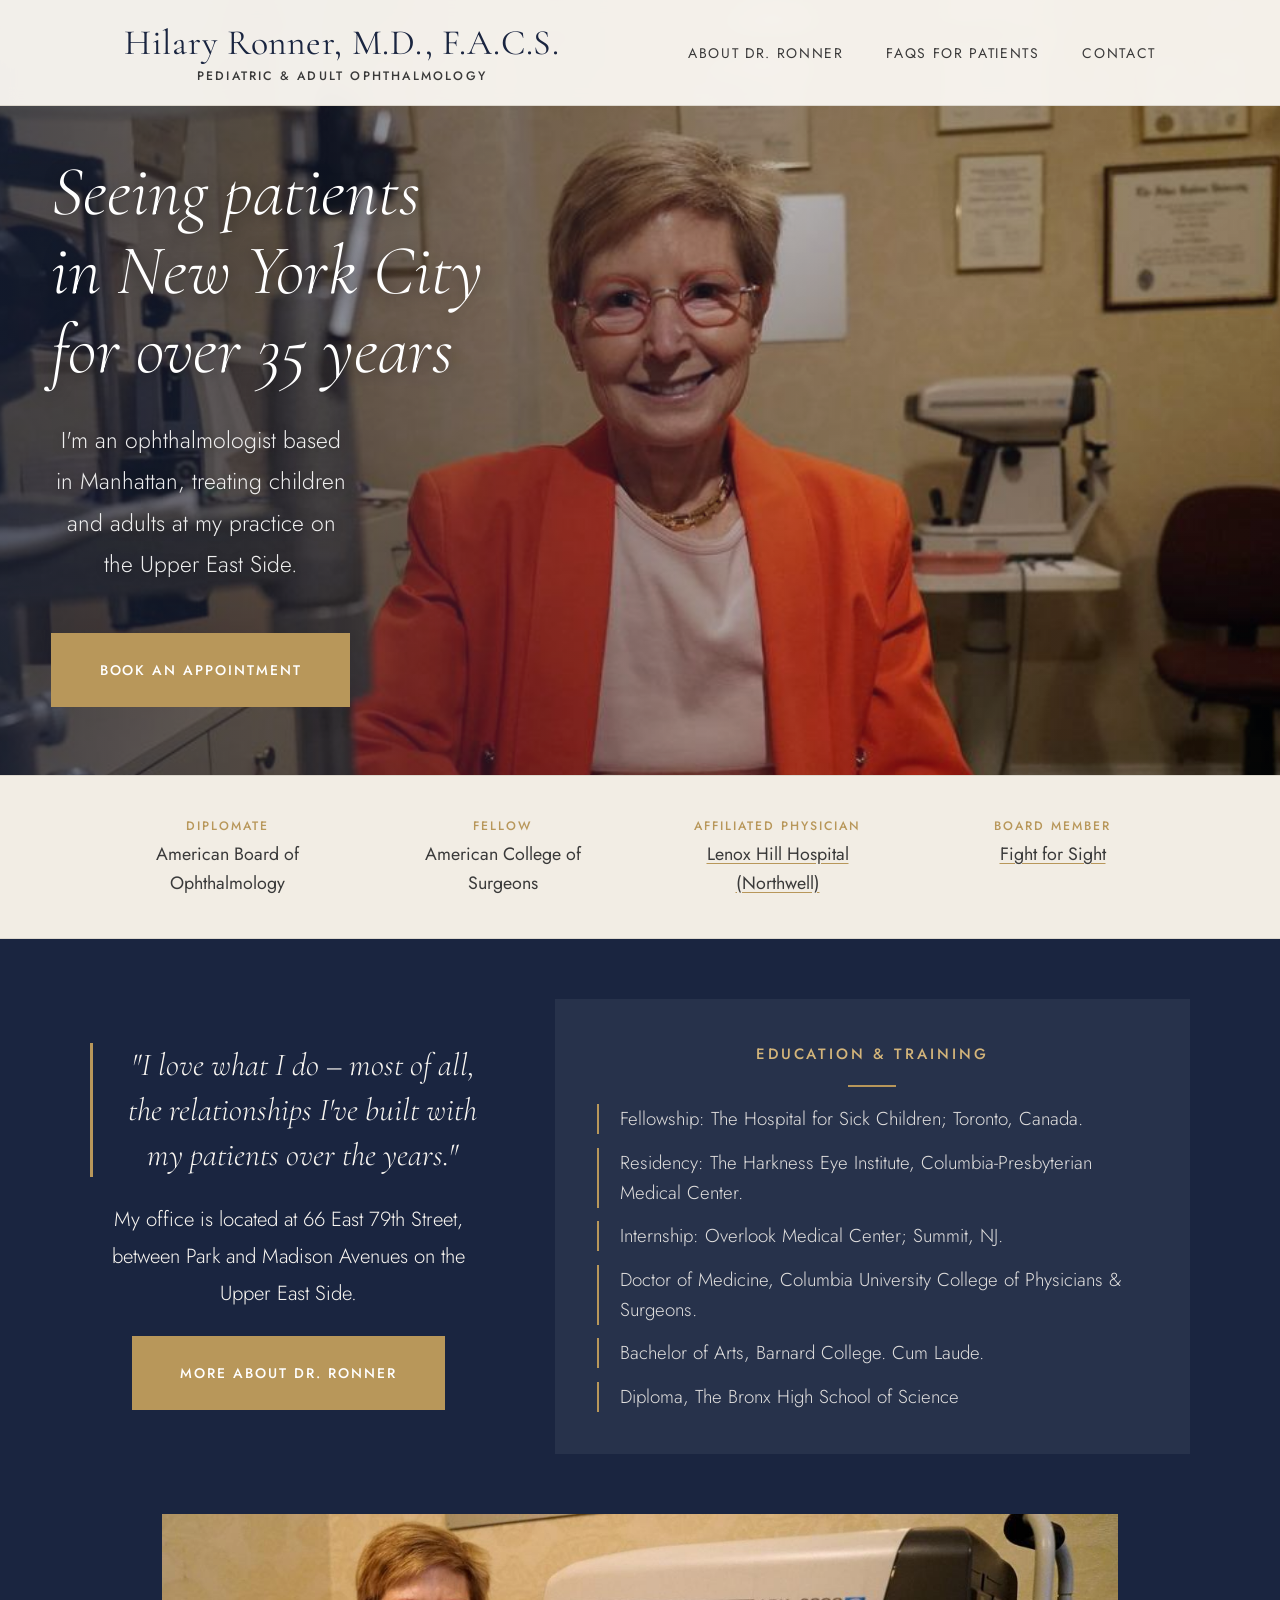
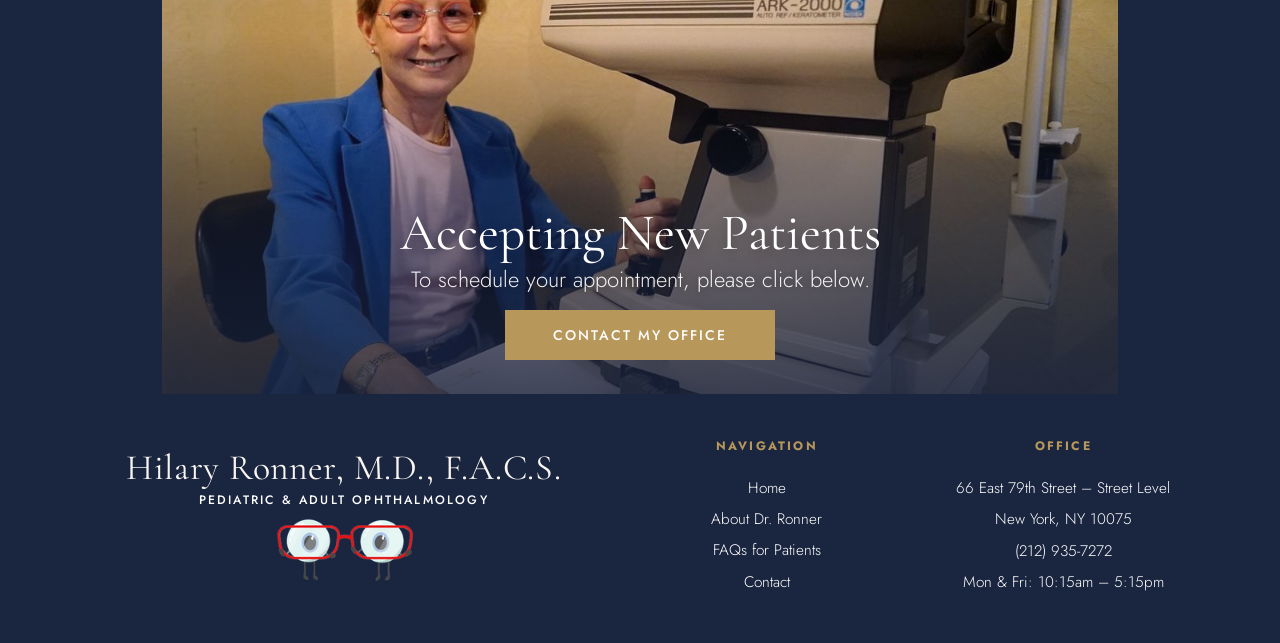
<file: index.html>
<!DOCTYPE html>
<html lang="en">
<head>
<meta charset="UTF-8">
<meta name="viewport" content="width=device-width, initial-scale=1.0">

<meta charset="UTF-8">
<meta name="viewport" content="width=device-width,initial-scale=1.0">
<title>Hilary Ronner, M.D., F.A.C.S. – Ophthalmologist, New York City</title>
<link rel="icon" type="image/png" href="/images/img1.png">
<meta name="description" content="Dr. Hilary Ronner is a highly regarded Pediatric and Adult Ophthalmologist in New York City with over 35 years of experience. Located at 66 East 79th Street on the Upper East Side of Manhattan. Accepting new patients. Call (212) 935-7272.">


<!-- Structured data for search engines and AI assistants -->
<script type="application/ld+json">
{
  "@context": "https://schema.org",
  "@type": "Physician",
  "name": "Hilary Ronner, M.D., F.A.C.S.",
  "description": "Dr. Hilary Ronner is a board-certified Pediatric and Adult Ophthalmologist in New York City with over 35 years of experience treating children and adults. She is a Diplomate of the American Board of Ophthalmology and a Fellow of the American College of Surgeons.",
  "medicalSpecialty": ["Ophthalmology", "Pediatric Ophthalmology"],
  "url": "https://www.hilaryronnermd.com",
  "telephone": "(212) 935-7272",
  "address": {
    "@type": "PostalAddress",
    "streetAddress": "66 East 79th Street",
    "addressLocality": "New York",
    "addressRegion": "NY",
    "postalCode": "10075",
    "addressCountry": "US"
  },
  "openingHours": ["Mo 10:15-17:15", "Fr 10:15-17:15"],
  "areaServed": ["New York City", "Manhattan", "Upper East Side"],
  "hasCredential": [
    "Diplomate, American Board of Ophthalmology",
    "Fellow, American College of Surgeons"
  ],
  "alumniOf": [
    "Columbia University College of Physicians and Surgeons",
    "Barnard College"
  ],
  "affiliation": "Lenox Hill Hospital (Northwell Health)",
  "isAcceptingNewPatients": true
}
</script>

<!-- Additional keywords for AI and search discoverability -->
<meta name="keywords" content="ophthalmologist NYC, eye doctor New York City, pediatric ophthalmologist Manhattan, adult ophthalmologist Upper East Side, best ophthalmologist NYC, eye exam New York, children eye doctor NYC, glaucoma, macular degeneration, strabismus, amblyopia, Hilary Ronner MD, 66 East 79th Street ophthalmologist">
<meta name="geo.region" content="US-NY">
<meta name="geo.placename" content="New York City">
<meta property="og:title" content="Hilary Ronner, M.D., F.A.C.S. – Ophthalmologist, New York City">
<meta property="og:description" content="Pediatric and Adult Ophthalmologist on the Upper East Side of Manhattan. Over 35 years of experience. Accepting new patients. (212) 935-7272.">
<meta property="og:type" content="website">

<link rel="preload" as="image" href="/images/img2.jpg" media="(min-width:601px)">
<link rel="preload" as="image" href="/images/img3.jpg" media="(max-width:600px)">
<link rel="canonical" href="https://hilaryronnermd.com/">
<link rel="stylesheet" href="/assets/style.css">
</head>
<body>
<header class="site-header">
  <div class="header-inner">
    <a href="/" class="site-logo" style="background:none;border:none;cursor:pointer;text-align:left;">
      Hilary Ronner, M.D., F.A.C.S.
      <span>Pediatric &amp; Adult Ophthalmology</span>
    </a>
    <nav><ul class="nav-links">
      <li><a href="/about/" data-page="about" class="nav-btn">About Dr. Ronner</a></li>
      <li><a href="/faqs/" data-page="faqs" class="nav-btn">FAQs for Patients</a></li>
      <li><a href="/contact/" data-page="contact" class="nav-btn">Contact</a></li>
    </ul></nav>
    <button class="nav-toggle" aria-label="Open menu"><span></span><span></span><span></span></button>
  </div>
</header>
<nav class="mobile-nav">
  <a href="/" class="mobile-nav-btn active">Home</a>
  <a href="/about/" class="mobile-nav-btn">About Dr. Ronner</a>
  <a href="/faqs/" class="mobile-nav-btn">FAQs for Patients</a>
  <a href="/contact/" class="mobile-nav-btn">Contact</a>
</nav>
<main>
<section class="hero">
  <img class="hero-mobile-img" src="/images/img3.jpg" alt="Dr. Hilary Ronner" style="display:none;width:100%;height:420px;object-fit:cover;object-position:center bottom;transform:translateY(60px);margin-bottom:0.8rem;">
  <div class="hero-inner">
    <h1>Seeing patients<br>in New York City<br>for over 35 years</h1>
    <p class="hero-sub" style="text-align:center;">I'm an ophthalmologist based in Manhattan, treating children and adults at my practice on the Upper East Side.</p>
    <a href="/contact/" class="btn btn-solid">Book an Appointment</a>
  </div>
</section>

<div class="credentials-strip">
  <div class="credentials-grid">
    <div class="cred-item"><strong>Diplomate</strong>American Board of Ophthalmology</div>
    <div class="cred-item"><strong>Fellow</strong>American College of Surgeons</div>
    <div class="cred-item"><strong>Affiliated Physician</strong><a href="https://www.northwell.edu/find-care/find-a-doctor/dr-hilary-j-ronner-md-1699851014" target="_blank" rel="noopener" style="color:var(--charcoal);text-decoration:underline;text-decoration-color:var(--gold);text-underline-offset:3px;">Lenox Hill Hospital (Northwell)</a></div>
    <div class="cred-item"><strong>Board Member</strong><a href="https://fightforsight.org/board-and-staff/" target="_blank" rel="noopener" style="color:var(--charcoal);text-decoration:underline;text-decoration-color:var(--gold);text-underline-offset:3px;">Fight for Sight</a></div>
  </div>
</div>

<section style="background:var(--navy);padding:3.5rem 2rem;">
  <div style="max-width:var(--max-w);margin:0 auto;display:grid;grid-template-columns:1fr 1.6fr;gap:4rem;align-items:center;">

    <div class="photo-strip-text-inner welcome-col" style="text-align:center;">
      <blockquote style="font-family:var(--serif);font-size:clamp(1.5rem,2.5vw,2.2rem);font-style:italic;color:var(--ivory);line-height:1.4;margin-bottom:1.4rem;border-left:3px solid var(--gold);padding-left:1.5rem;">"I love what I do – most of all, the relationships I've built with my patients over the years."</blockquote>
      <p style="font-size:1.2rem;color:var(--ivory);line-height:1.8;">My office is located at 66 East 79th Street, between Park and Madison Avenues on the Upper East Side.</p>
      <a href="/about/" class="btn btn-solid">More About Dr. Ronner</a>
    </div>

    <div class="intro-aside" style="background:rgba(255,255,255,0.06);padding:2.5rem;text-align:center;">
      <p class="section-label">Education &amp; Training</p>
      <div class="gold-rule" style="margin:0.5rem auto 1rem;"></div>
      <ul class="edu-list">
        <li>Fellowship: The Hospital for Sick Children; Toronto, Canada.</li>
        <li>Residency: The Harkness Eye Institute, Columbia-Presbyterian Medical Center.</li>
        <li>Internship: Overlook Medical Center; Summit, NJ.</li>
        <li>Doctor of Medicine, Columbia University College of Physicians &amp; Surgeons.</li>
        <li>Bachelor of Arts, Barnard College. Cum Laude.</li>
        <li>Diploma, The Bronx High School of Science</li>
      </ul>
    </div>

  </div>
</section>






<div style="position:relative;width:100%;overflow:hidden;line-height:0;background:#1a2540;">
  <img loading="lazy" src="/images/img4.jpg" alt="Dr. Ronner with diagnostic equipment" style="width:100%;height:480px;object-fit:contain;object-position:center center;display:block;">
  <div style="position:absolute;bottom:0;left:0;right:0;background:linear-gradient(to top,rgba(26,37,64,0.82) 0%,rgba(26,37,64,0.5) 50%,transparent 100%);padding:10rem 2rem 2rem;text-align:center;">
    <h2 style="font-family:var(--serif);font-size:clamp(2.2rem,4vw,3.2rem);color:#fff;margin-bottom:0.9rem;text-shadow:0 2px 12px rgba(0,0,0,0.3);">Accepting New Patients</h2>
    <p style="color:rgba(255,255,255,0.92);font-size:1.3rem;margin-bottom:1.8rem;text-shadow:0 1px 6px rgba(0,0,0,0.3);">To schedule your appointment, please click below.</p>
    <a href="/contact/" class="btn btn-solid">Contact My Office</a>
  </div>
</div>
</main>
<footer class="site-footer">
  <div class="footer-inner">
    <div class="footer-top">
      <div class="footer-brand">
        <div class="site-logo">Hilary Ronner, M.D., F.A.C.S.<span>Pediatric &amp; Adult Ophthalmology</span></div>
        <img src="/images/img2.png" width="160" height="83" alt="Eyeglasses" style="width:160px;height:auto;margin-top:-1rem;display:block;margin-left:auto;margin-right:auto;">
      </div>
      <div class="footer-col">
        <h5 style="text-align:center;margin-bottom:1rem;">Navigation</h5>
        <p style="text-align:center;"><a href="/" style="cursor:pointer;color:#ffffff;">Home</a></p>
        <p style="text-align:center;"><a href="/about/" style="cursor:pointer;color:#ffffff;">About Dr. Ronner</a></p>
        <p style="text-align:center;"><a href="/faqs/" style="cursor:pointer;color:#ffffff;">FAQs for Patients</a></p>
        <p style="text-align:center;"><a href="/contact/" style="cursor:pointer;color:#ffffff;">Contact</a></p>
      </div>
      <div class="footer-col">
        <h5 style="text-align:center;margin-bottom:1rem;">Office</h5>
        <p style="text-align:center;">66 East 79th Street – Street Level</p>
        <p style="text-align:center;">New York, NY 10075</p>
        <p style="text-align:center;margin-top:0.3rem;"><a href="tel:2129357272">(212) 935-7272</a></p>
        <p style="text-align:center;">Mon &amp; Fri: 10:15am – 5:15pm</p>
      </div>
    </div>
    </div>
</footer>
<script src="/assets/main.js"></script>
</body>
</html>
</file>
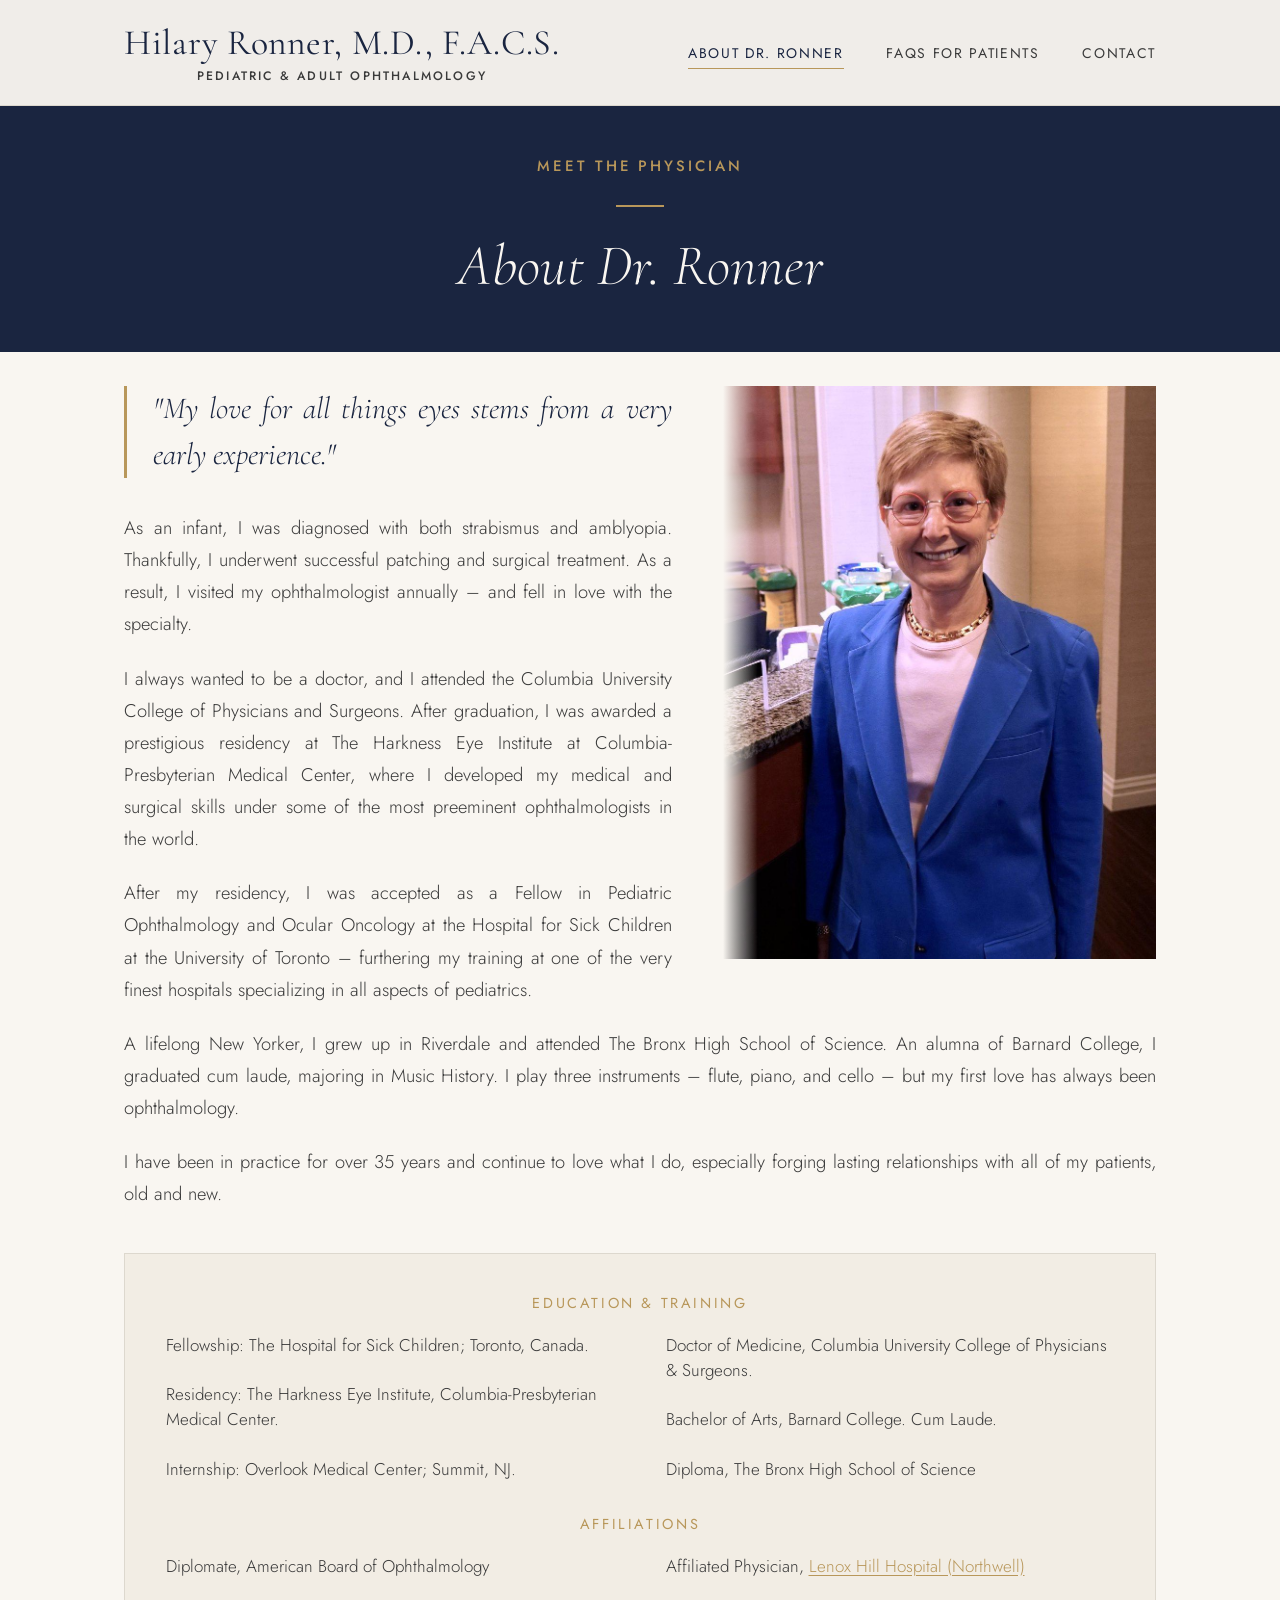
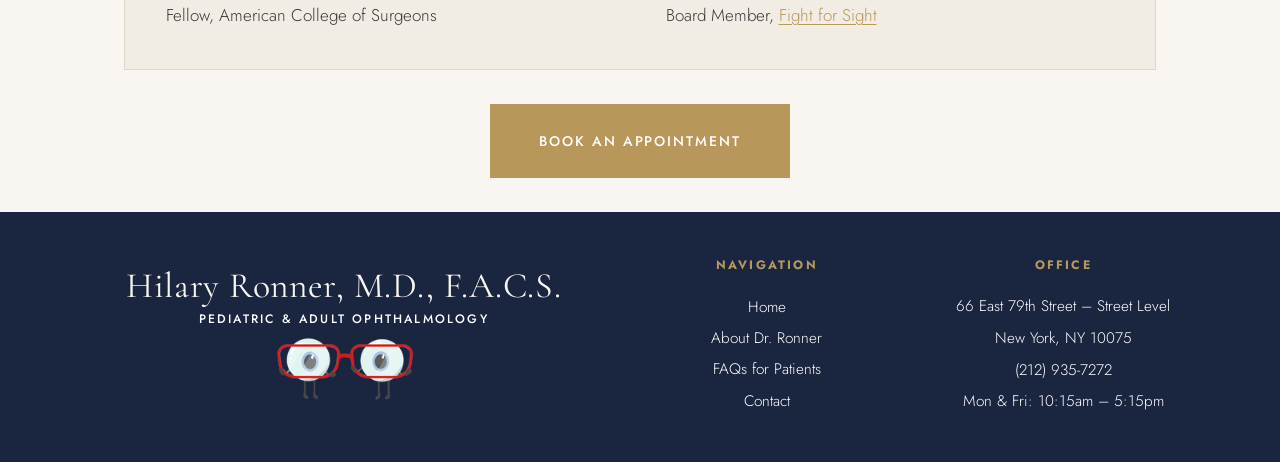
<file: about/index.html>
<!DOCTYPE html>
<html lang="en">
<head>
<meta charset="UTF-8">
<meta name="viewport" content="width=device-width, initial-scale=1.0">

<meta charset="UTF-8">
<meta name="viewport" content="width=device-width,initial-scale=1.0">
<title>About – Hilary Ronner, M.D., F.A.C.S.</title>
<link rel="icon" type="image/png" href="/images/img1.png">
<meta name="description" content="Dr. Hilary Ronner is a highly regarded Pediatric and Adult Ophthalmologist in New York City with over 35 years of experience. Located at 66 East 79th Street on the Upper East Side of Manhattan. Accepting new patients. Call (212) 935-7272.">


<!-- Structured data for search engines and AI assistants -->
<script type="application/ld+json">
{
  "@context": "https://schema.org",
  "@type": "Physician",
  "name": "Hilary Ronner, M.D., F.A.C.S.",
  "description": "Dr. Hilary Ronner is a board-certified Pediatric and Adult Ophthalmologist in New York City with over 35 years of experience treating children and adults. She is a Diplomate of the American Board of Ophthalmology and a Fellow of the American College of Surgeons.",
  "medicalSpecialty": ["Ophthalmology", "Pediatric Ophthalmology"],
  "url": "https://www.hilaryronnermd.com",
  "telephone": "(212) 935-7272",
  "address": {
    "@type": "PostalAddress",
    "streetAddress": "66 East 79th Street",
    "addressLocality": "New York",
    "addressRegion": "NY",
    "postalCode": "10075",
    "addressCountry": "US"
  },
  "openingHours": ["Mo 10:15-17:15", "Fr 10:15-17:15"],
  "areaServed": ["New York City", "Manhattan", "Upper East Side"],
  "hasCredential": [
    "Diplomate, American Board of Ophthalmology",
    "Fellow, American College of Surgeons"
  ],
  "alumniOf": [
    "Columbia University College of Physicians and Surgeons",
    "Barnard College"
  ],
  "affiliation": "Lenox Hill Hospital (Northwell Health)",
  "isAcceptingNewPatients": true
}
</script>

<!-- Additional keywords for AI and search discoverability -->
<meta name="keywords" content="ophthalmologist NYC, eye doctor New York City, pediatric ophthalmologist Manhattan, adult ophthalmologist Upper East Side, best ophthalmologist NYC, eye exam New York, children eye doctor NYC, glaucoma, macular degeneration, strabismus, amblyopia, Hilary Ronner MD, 66 East 79th Street ophthalmologist">
<meta name="geo.region" content="US-NY">
<meta name="geo.placename" content="New York City">
<meta property="og:title" content="Hilary Ronner, M.D., F.A.C.S. – Ophthalmologist, New York City">
<meta property="og:description" content="Pediatric and Adult Ophthalmologist on the Upper East Side of Manhattan. Over 35 years of experience. Accepting new patients. (212) 935-7272.">
<meta property="og:type" content="website">

<link rel="stylesheet" href="../assets/style.css">
</head>
<body>
<header class="site-header">
  <div class="header-inner">
    <a href="../" class="site-logo" style="background:none;border:none;cursor:pointer;text-align:left;">
      Hilary Ronner, M.D., F.A.C.S.
      <span>Pediatric &amp; Adult Ophthalmology</span>
    </a>
    <nav><ul class="nav-links">
      <li><a href="/about/" data-page="about" class="nav-btn active">About Dr. Ronner</a></li>
      <li><a href="/faqs/" data-page="faqs" class="nav-btn">FAQs for Patients</a></li>
      <li><a href="/contact/" data-page="contact" class="nav-btn">Contact</a></li>
    </ul></nav>
    <button class="nav-toggle" aria-label="Open menu"><span></span><span></span><span></span></button>
  </div>
</header>
<nav class="mobile-nav">
  <a href="/" class="mobile-nav-btn">Home</a>
  <a href="/about/" class="mobile-nav-btn active">About Dr. Ronner</a>
  <a href="/faqs/" class="mobile-nav-btn">FAQs for Patients</a>
  <a href="/contact/" class="mobile-nav-btn">Contact</a>
</nav>
<main>

<!-- Simple navy page header – no photo -->
<section class="page-hero" style="padding-top:9rem;padding-bottom:3rem;">
  <p class="section-label">Meet the Physician</p>
  <div class="gold-rule" style="margin:1.5rem auto;"></div>
  <h1>About Dr. Ronner</h1>
</section>

<!-- Bio with photo fading in on right, full width below -->
<section class="section" style="padding-top:2rem;padding-bottom:0;">
  <div class="container">
    <div style="position:relative;">

      <!-- Photo anchored top-right -->
      <div class="about-float-photo" style="float:right;width:42%;margin:0 0 2rem 3rem;position:relative;">
        <div style="position:absolute;inset:0;background:linear-gradient(to right,var(--ivory) 0%,transparent 8%);z-index:1;pointer-events:none;"></div>
        <img loading="lazy" src="/images/img5.jpg" alt="Dr. Hilary Ronner" style="width:100%;display:block;object-fit:cover;">
      </div>

      <!-- All bio text flows around the photo -->
      <div style="text-align:justify;">
        <blockquote class="about-quote about-float-quote" style="margin-top:0;">"My love for all things eyes stems from a very early experience."</blockquote>
        <p>As an infant, I was diagnosed with both strabismus and amblyopia. Thankfully, I underwent successful patching and surgical treatment. As a result, I visited my ophthalmologist annually – and fell in love with the specialty.</p>
        <p>I always wanted to be a doctor, and I attended the Columbia University College of Physicians and Surgeons. After graduation, I was awarded a prestigious residency at The Harkness Eye Institute at Columbia-Presbyterian Medical Center, where I developed my medical and surgical skills under some of the most preeminent ophthalmologists in the world.</p>
        <p>After my residency, I was accepted as a Fellow in Pediatric Ophthalmology and Ocular Oncology at the Hospital for Sick Children at the University of Toronto – furthering my training at one of the very finest hospitals specializing in all aspects of pediatrics.</p>
        <p>A lifelong New Yorker, I grew up in Riverdale and attended The Bronx High School of Science. An alumna of Barnard College, I graduated cum laude, majoring in Music History. I play three instruments – flute, piano, and cello – but my first love has always been ophthalmology.</p>
        <p>I have been in practice for over 35 years and continue to love what I do, especially forging lasting relationships with all of my patients, old and new.</p>
      </div>
      <div style="clear:both;"></div>
    </div>
  </div>
</section>

        <!-- Combined credentials box -->
<div class="container">
    <div style="margin-top:2.5rem;">
      <div class="sidebar-card" style="position:static;">

        <!-- Education & Training -->
        <h4 style="text-align:center;margin-bottom:1.2rem;">Education &amp; Training</h4>
        <div style="display:grid;grid-template-columns:1fr 1fr;gap:1rem 3rem;margin-bottom:2rem;">
          <ul style="list-style:none;">
            <li style="font-size:1rem;color:var(--charcoal);line-height:1.5;padding-bottom:0.7rem;">Fellowship: The Hospital for Sick Children; Toronto, Canada.</li>
            <li style="font-size:1rem;color:var(--charcoal);line-height:1.5;padding-bottom:0.7rem;">Residency: The Harkness Eye Institute, Columbia-Presbyterian Medical Center.</li>
            <li style="font-size:1rem;color:var(--charcoal);line-height:1.5;">Internship: Overlook Medical Center; Summit, NJ.</li>
          </ul>
          <ul style="list-style:none;">
            <li style="font-size:1rem;color:var(--charcoal);line-height:1.5;padding-bottom:0.7rem;">Doctor of Medicine, Columbia University College of Physicians &amp; Surgeons.</li>
            <li style="font-size:1rem;color:var(--charcoal);line-height:1.5;padding-bottom:0.7rem;">Bachelor of Arts, Barnard College. Cum Laude.</li>
            <li style="font-size:1rem;color:var(--charcoal);line-height:1.5;">Diploma, The Bronx High School of Science</li>
          </ul>
        </div>

        <!-- Affiliations -->
        <h4 style="text-align:center;margin-bottom:1.2rem;">Affiliations</h4>
        <div style="display:grid;grid-template-columns:1fr 1fr;gap:1rem 3rem;">
          <ul style="list-style:none;">
            <li style="font-size:1rem;color:var(--charcoal);line-height:1.5;padding-bottom:0.7rem;">Diplomate, American Board of Ophthalmology</li>
            <li style="font-size:1rem;color:var(--charcoal);line-height:1.5;">Fellow, American College of Surgeons</li>
          </ul>
          <ul style="list-style:none;">
            <li style="font-size:1rem;color:var(--charcoal);line-height:1.5;padding-bottom:0.7rem;">Affiliated Physician, <a href="https://www.northwell.edu/find-care/find-a-doctor/dr-hilary-j-ronner-md-1699851014" target="_blank" rel="noopener" style="color:var(--gold);text-decoration:underline;text-underline-offset:3px;">Lenox Hill Hospital (Northwell)</a></li>
            <li style="font-size:1rem;color:var(--charcoal);line-height:1.5;">Board Member, <a href="https://fightforsight.org/board-and-staff/" target="_blank" rel="noopener" style="color:var(--gold);text-decoration:underline;text-underline-offset:3px;">Fight for Sight</a></li>
          </ul>
        </div>

      </div>
      <div style="text-align:center;margin-top:2rem;margin-bottom:2rem;">
        <a href="/contact/" class="btn btn-solid">Book an Appointment</a>
      </div>
    </div>
</div>

</main>
<footer class="site-footer">
  <div class="footer-inner">
    <div class="footer-top">
      <div class="footer-brand">
        <div class="site-logo">Hilary Ronner, M.D., F.A.C.S.<span>Pediatric &amp; Adult Ophthalmology</span></div>
        <img src="/images/img2.png" width="160" height="83" alt="Eyeglasses" style="width:160px;height:auto;margin-top:-1rem;display:block;margin-left:auto;margin-right:auto;">
      </div>
      <div class="footer-col">
        <h5 style="text-align:center;margin-bottom:1rem;">Navigation</h5>
        <p style="text-align:center;"><a href="../" style="cursor:pointer;color:#ffffff;">Home</a></p>
        <p style="text-align:center;"><a href="../about/" style="cursor:pointer;color:#ffffff;">About Dr. Ronner</a></p>
        <p style="text-align:center;"><a href="../faqs/" style="cursor:pointer;color:#ffffff;">FAQs for Patients</a></p>
        <p style="text-align:center;"><a href="../contact/" style="cursor:pointer;color:#ffffff;">Contact</a></p>
      </div>
      <div class="footer-col">
        <h5 style="text-align:center;margin-bottom:1rem;">Office</h5>
        <p style="text-align:center;">66 East 79th Street – Street Level</p>
        <p style="text-align:center;">New York, NY 10075</p>
        <p style="text-align:center;margin-top:0.3rem;"><a href="tel:2129357272">(212) 935-7272</a></p>
        <p style="text-align:center;">Mon &amp; Fri: 10:15am – 5:15pm</p>
      </div>
    </div>
    </div>
</footer>
<script src="../assets/main.js"></script>
</body>
</html>
</file>
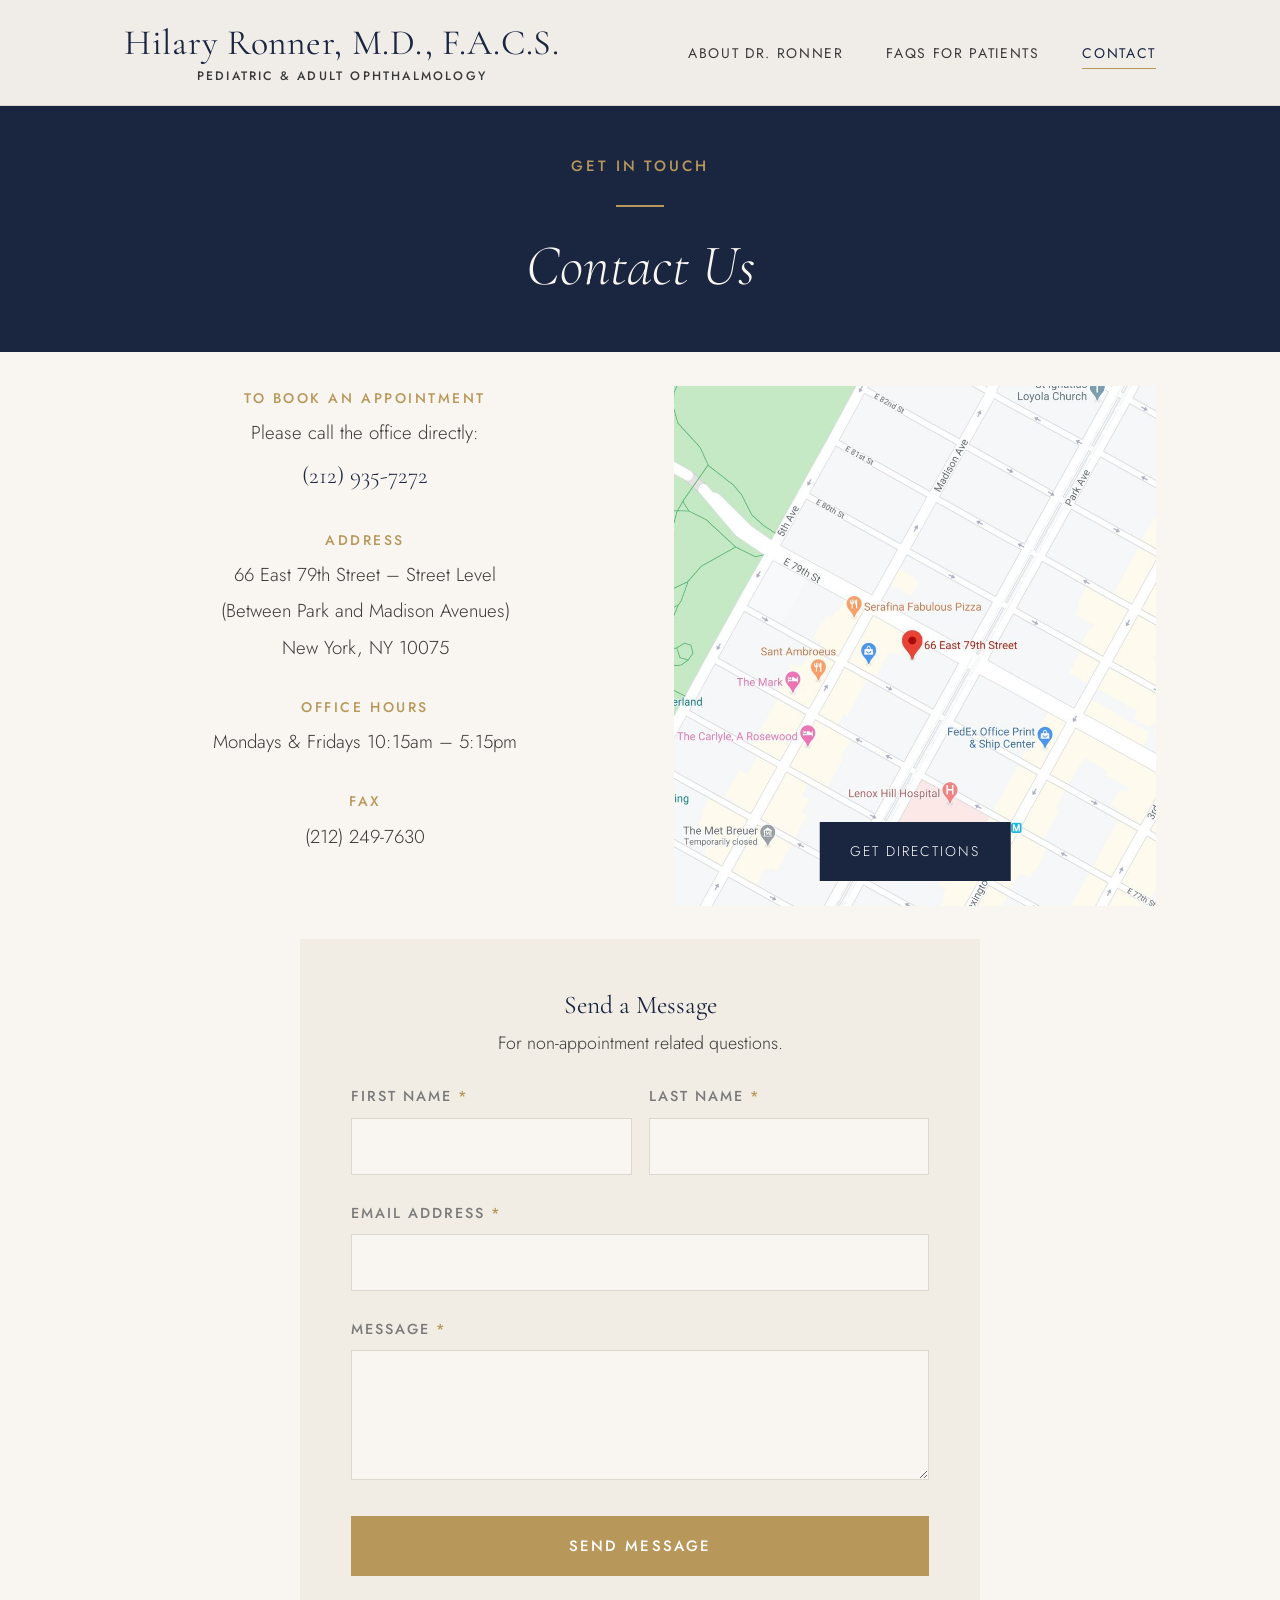
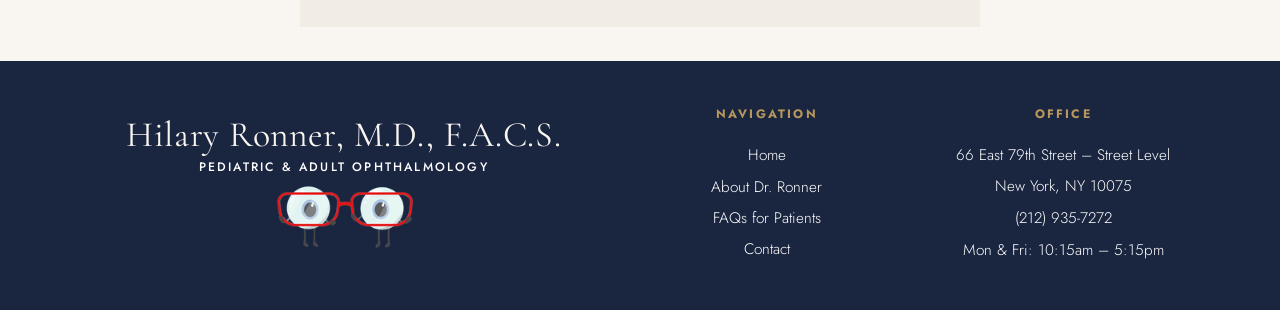
<file: contact/index.html>
<!DOCTYPE html>
<html lang="en">
<head>
<meta charset="UTF-8">
<meta name="viewport" content="width=device-width, initial-scale=1.0">

<meta charset="UTF-8">
<meta name="viewport" content="width=device-width,initial-scale=1.0">
<title>Contact – Hilary Ronner, M.D., F.A.C.S.</title>
<link rel="icon" type="image/png" href="/images/img1.png">
<meta name="description" content="Dr. Hilary Ronner is a highly regarded Pediatric and Adult Ophthalmologist in New York City with over 35 years of experience. Located at 66 East 79th Street on the Upper East Side of Manhattan. Accepting new patients. Call (212) 935-7272.">


<!-- Structured data for search engines and AI assistants -->
<script type="application/ld+json">
{
  "@context": "https://schema.org",
  "@type": "Physician",
  "name": "Hilary Ronner, M.D., F.A.C.S.",
  "description": "Dr. Hilary Ronner is a board-certified Pediatric and Adult Ophthalmologist in New York City with over 35 years of experience treating children and adults. She is a Diplomate of the American Board of Ophthalmology and a Fellow of the American College of Surgeons.",
  "medicalSpecialty": ["Ophthalmology", "Pediatric Ophthalmology"],
  "url": "https://www.hilaryronnermd.com",
  "telephone": "(212) 935-7272",
  "address": {
    "@type": "PostalAddress",
    "streetAddress": "66 East 79th Street",
    "addressLocality": "New York",
    "addressRegion": "NY",
    "postalCode": "10075",
    "addressCountry": "US"
  },
  "openingHours": ["Mo 10:15-17:15", "Fr 10:15-17:15"],
  "areaServed": ["New York City", "Manhattan", "Upper East Side"],
  "hasCredential": [
    "Diplomate, American Board of Ophthalmology",
    "Fellow, American College of Surgeons"
  ],
  "alumniOf": [
    "Columbia University College of Physicians and Surgeons",
    "Barnard College"
  ],
  "affiliation": "Lenox Hill Hospital (Northwell Health)",
  "isAcceptingNewPatients": true
}
</script>

<!-- Additional keywords for AI and search discoverability -->
<meta name="keywords" content="ophthalmologist NYC, eye doctor New York City, pediatric ophthalmologist Manhattan, adult ophthalmologist Upper East Side, best ophthalmologist NYC, eye exam New York, children eye doctor NYC, glaucoma, macular degeneration, strabismus, amblyopia, Hilary Ronner MD, 66 East 79th Street ophthalmologist">
<meta name="geo.region" content="US-NY">
<meta name="geo.placename" content="New York City">
<meta property="og:title" content="Hilary Ronner, M.D., F.A.C.S. – Ophthalmologist, New York City">
<meta property="og:description" content="Pediatric and Adult Ophthalmologist on the Upper East Side of Manhattan. Over 35 years of experience. Accepting new patients. (212) 935-7272.">
<meta property="og:type" content="website">

<link rel="stylesheet" href="../assets/style.css">
</head>
<body>
<header class="site-header">
  <div class="header-inner">
    <a href="../" class="site-logo" style="background:none;border:none;cursor:pointer;text-align:left;">
      Hilary Ronner, M.D., F.A.C.S.
      <span>Pediatric &amp; Adult Ophthalmology</span>
    </a>
    <nav><ul class="nav-links">
      <li><a href="/about/" data-page="about" class="nav-btn">About Dr. Ronner</a></li>
      <li><a href="/faqs/" data-page="faqs" class="nav-btn">FAQs for Patients</a></li>
      <li><a href="/contact/" data-page="contact" class="nav-btn active">Contact</a></li>
    </ul></nav>
    <button class="nav-toggle" aria-label="Open menu"><span></span><span></span><span></span></button>
  </div>
</header>
<nav class="mobile-nav">
  <a href="/" class="mobile-nav-btn">Home</a>
  <a href="/about/" class="mobile-nav-btn">About Dr. Ronner</a>
  <a href="/faqs/" class="mobile-nav-btn">FAQs for Patients</a>
  <a href="/contact/" class="mobile-nav-btn active">Contact</a>
</nav>
<main>

<section class="page-hero">
  <p class="section-label">Get in Touch</p>
  <div class="gold-rule" style="margin:1.5rem auto;"></div>
  <h1>Contact Us</h1>
</section>

<section class="section" style="padding-top:2rem;padding-bottom:2rem;">
  <div class="container">

    <!-- Two columns: info left, map right -->
    <div class="contact-info-grid" style="display:grid;grid-template-columns:1fr 1fr;gap:4rem;align-items:start;margin-bottom:2rem;">

      <!-- Left: contact info -->
      <div style="text-align:center;">
        <div class="info-block" style="margin-bottom:1.8rem;">
          <p class="label">To Book an Appointment</p>
          <p>Please call the office directly:</p>
          <p style="font-size:1.4rem;font-family:var(--serif);color:var(--navy);margin-top:0.3rem;">
            <a href="tel:2129357272">(212) 935-7272</a>
          </p>
        </div>

        <div class="info-block" style="margin-bottom:1.8rem;">
          <p class="label">Address</p>
          <p>66 East 79th Street – Street Level</p>
          <p>(Between Park and Madison Avenues)</p>
          <p>New York, NY 10075</p>
        </div>

        <div class="info-block" style="margin-bottom:1.8rem;">
          <p class="label">Office Hours</p>
          <p>Mondays &amp; Fridays 10:15am – 5:15pm</p>
        </div>

        <div class="info-block">
          <p class="label">Fax</p>
          <p>(212) 249-7630</p>
        </div>
      </div>

      <!-- Right: map -->
      <div>
        <a href="https://www.google.com/maps/search/?api=1&amp;query=66+East+79th+Street+New+York+NY+10075" target="_blank" rel="noopener" style="display:block;position:relative;height:100%;min-height:520px;overflow:hidden;" aria-label="Open 66 East 79th Street in Google Maps">
          <img src="/images/map.jpg" width="1000" height="1000" alt="Map showing 66 East 79th Street, New York, between Park and Madison Avenues" style="width:100%;height:100%;min-height:520px;object-fit:cover;display:block;">
          <span style="position:absolute;left:50%;bottom:1.5rem;transform:translateX(-50%);background:var(--navy);color:#fff;font-family:var(--sans);font-size:0.82rem;letter-spacing:0.14em;text-transform:uppercase;padding:1rem 1.8rem;white-space:nowrap;">Get Directions</span>
        </a>
      </div>

    </div>

    <!-- Contact form centered below -->
    <div style="max-width:680px;margin:0 auto;margin-top:-1px;">
      <div class="contact-form-wrap">
        <h3 style="text-align:center;">Send a Message</h3>
        <p style="text-align:center;font-size:1.05rem;color:var(--charcoal);margin-bottom:1.5rem;">For non-appointment related questions.</p>
        <form class="contact-form">
          <div class="form-row">
            <div class="form-group">
              <label for="fn">First Name <span style="color:var(--gold)">*</span></label>
              <input type="text" id="fn" required>
            </div>
            <div class="form-group">
              <label for="ln">Last Name <span style="color:var(--gold)">*</span></label>
              <input type="text" id="ln" required>
            </div>
          </div>
          <div class="form-group">
            <label for="em">Email Address <span style="color:var(--gold)">*</span></label>
            <input type="email" id="em" required>
          </div>
          <div class="form-group">
            <label for="msg">Message <span style="color:var(--gold)">*</span></label>
            <textarea id="msg" required></textarea>
          </div>
          <button type="submit" class="btn btn-solid" style="width:100%;padding:18px 36px;font-size:15px;">Send Message</button>
        </form>
        <div class="form-success"><p>Thank you – your message has been sent. We'll be in touch soon.</p></div>
      </div>
    </div>

  </div>
</section>

</main>
<footer class="site-footer">
  <div class="footer-inner">
    <div class="footer-top">
      <div class="footer-brand">
        <div class="site-logo">Hilary Ronner, M.D., F.A.C.S.<span>Pediatric &amp; Adult Ophthalmology</span></div>
        <img src="/images/img2.png" width="160" height="83" alt="Eyeglasses" style="width:160px;height:auto;margin-top:-1rem;display:block;margin-left:auto;margin-right:auto;">
      </div>
      <div class="footer-col">
        <h5 style="text-align:center;margin-bottom:1rem;">Navigation</h5>
        <p style="text-align:center;"><a href="../" style="cursor:pointer;color:#ffffff;">Home</a></p>
        <p style="text-align:center;"><a href="../about/" style="cursor:pointer;color:#ffffff;">About Dr. Ronner</a></p>
        <p style="text-align:center;"><a href="../faqs/" style="cursor:pointer;color:#ffffff;">FAQs for Patients</a></p>
        <p style="text-align:center;"><a href="../contact/" style="cursor:pointer;color:#ffffff;">Contact</a></p>
      </div>
      <div class="footer-col">
        <h5 style="text-align:center;margin-bottom:1rem;">Office</h5>
        <p style="text-align:center;">66 East 79th Street – Street Level</p>
        <p style="text-align:center;">New York, NY 10075</p>
        <p style="text-align:center;margin-top:0.3rem;"><a href="tel:2129357272">(212) 935-7272</a></p>
        <p style="text-align:center;">Mon &amp; Fri: 10:15am – 5:15pm</p>
      </div>
    </div>
    </div>
</footer>
<script src="../assets/main.js"></script>
</body>
</html>
</file>
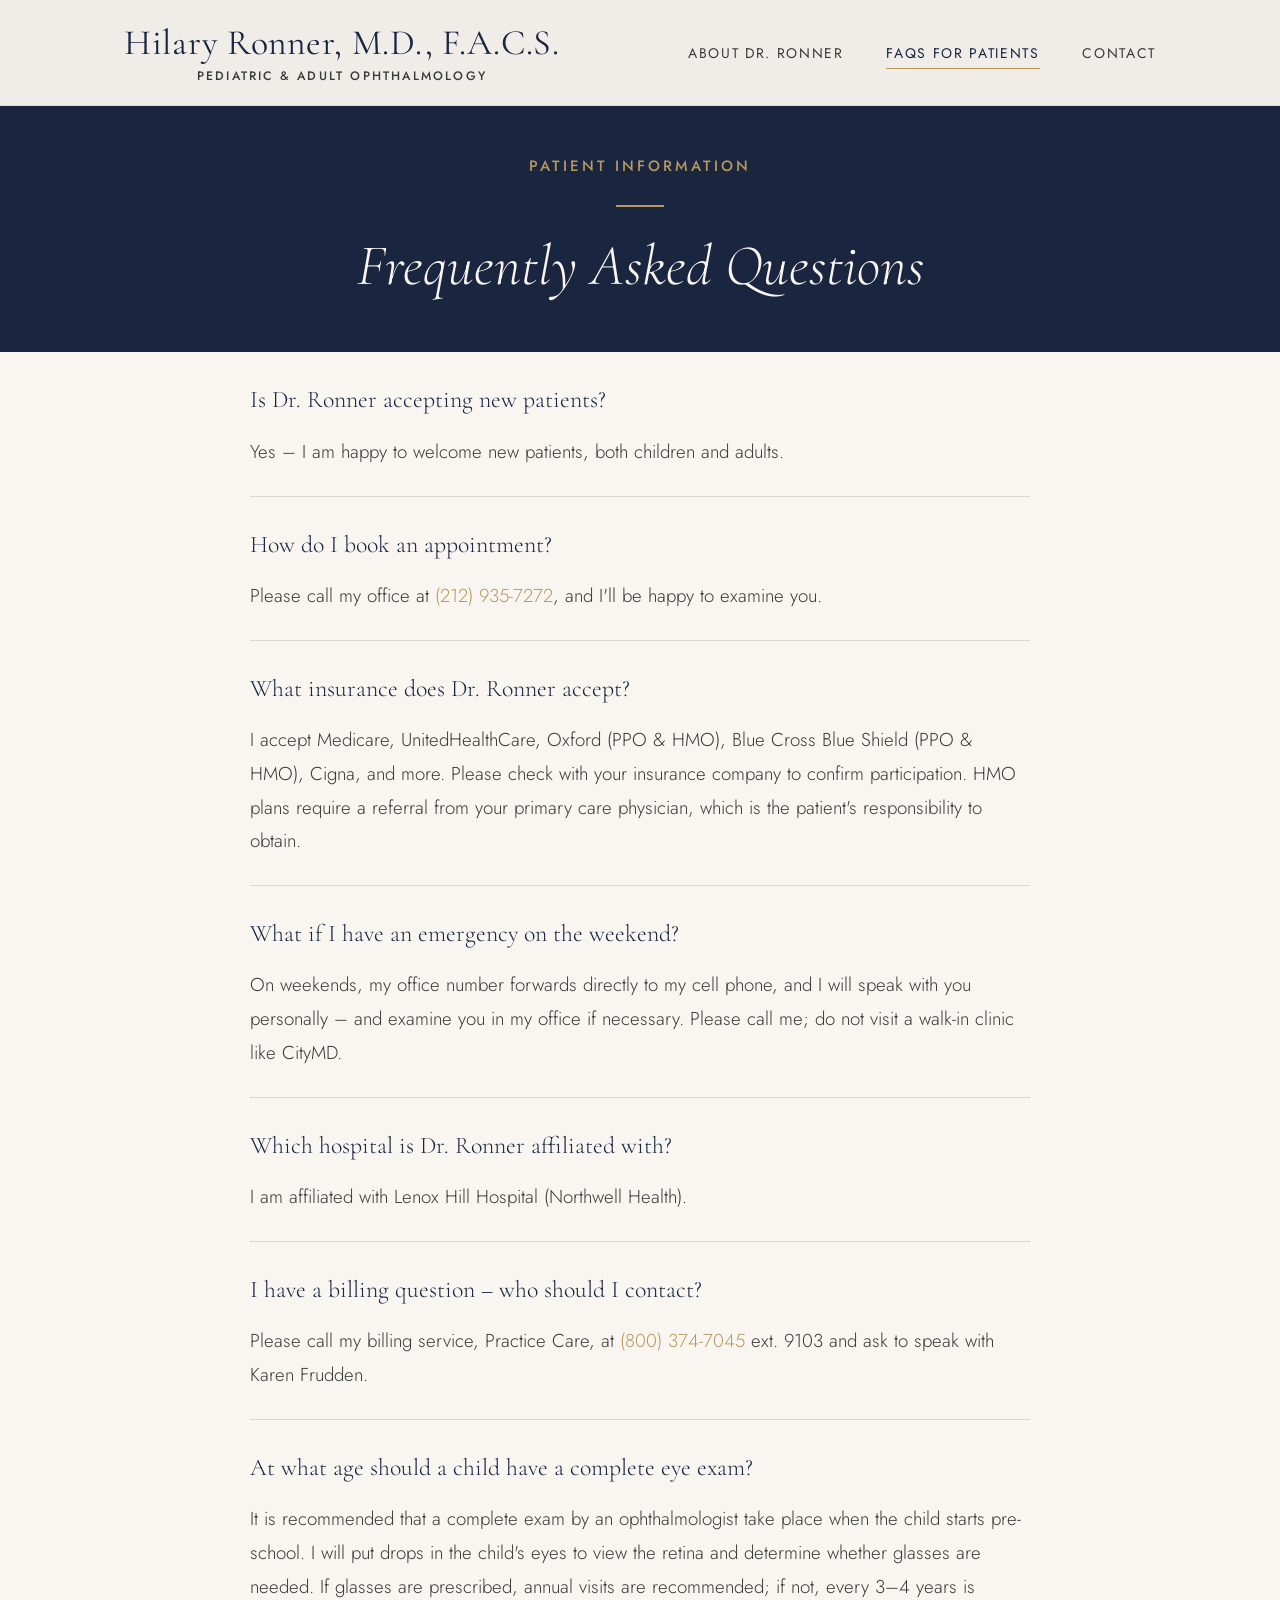
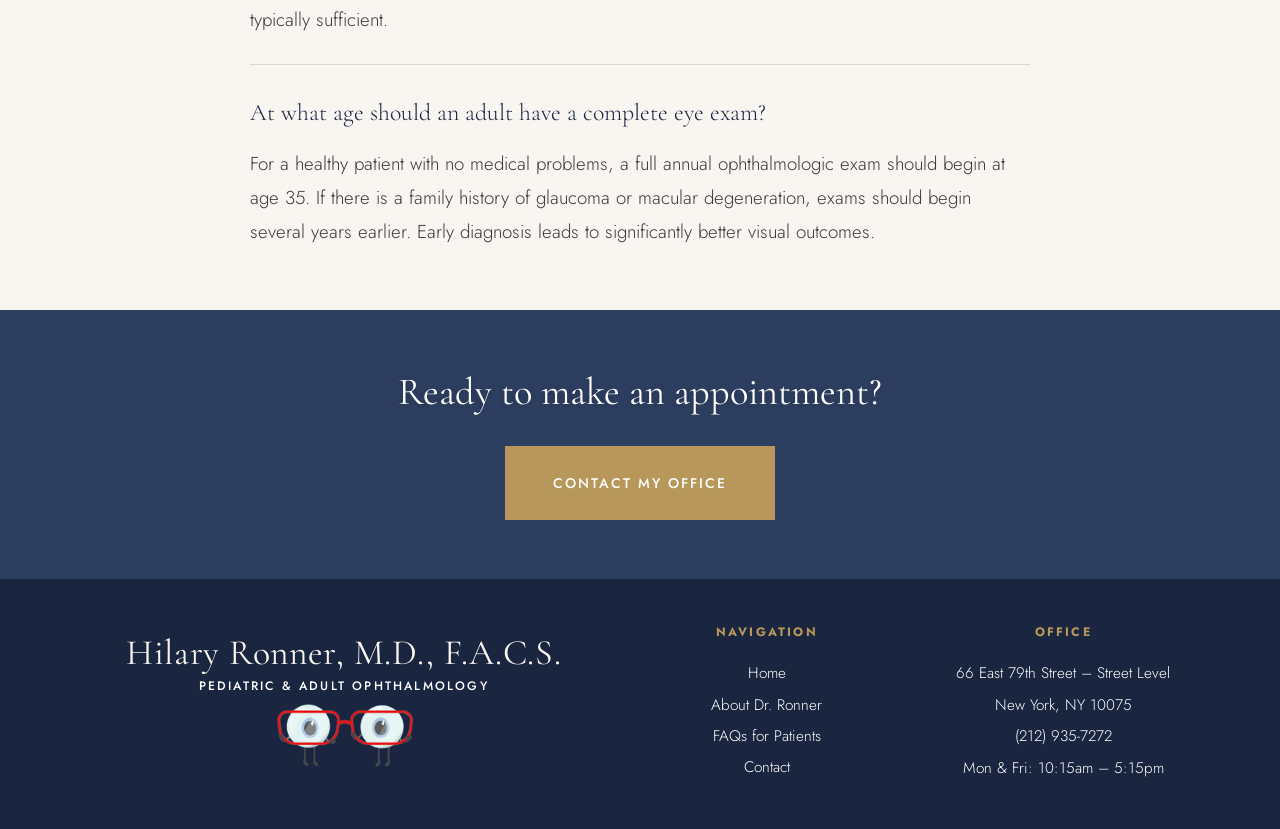
<file: faqs/index.html>
<!DOCTYPE html>
<html lang="en">
<head>
<meta charset="UTF-8">
<meta name="viewport" content="width=device-width, initial-scale=1.0">

<meta charset="UTF-8">
<meta name="viewport" content="width=device-width,initial-scale=1.0">
<title>FAQs – Hilary Ronner, M.D., F.A.C.S.</title>
<link rel="icon" type="image/png" href="/images/img1.png">
<meta name="description" content="Dr. Hilary Ronner is a highly regarded Pediatric and Adult Ophthalmologist in New York City with over 35 years of experience. Located at 66 East 79th Street on the Upper East Side of Manhattan. Accepting new patients. Call (212) 935-7272.">


<!-- Structured data for search engines and AI assistants -->
<script type="application/ld+json">
{
  "@context": "https://schema.org",
  "@type": "Physician",
  "name": "Hilary Ronner, M.D., F.A.C.S.",
  "description": "Dr. Hilary Ronner is a board-certified Pediatric and Adult Ophthalmologist in New York City with over 35 years of experience treating children and adults. She is a Diplomate of the American Board of Ophthalmology and a Fellow of the American College of Surgeons.",
  "medicalSpecialty": ["Ophthalmology", "Pediatric Ophthalmology"],
  "url": "https://www.hilaryronnermd.com",
  "telephone": "(212) 935-7272",
  "address": {
    "@type": "PostalAddress",
    "streetAddress": "66 East 79th Street",
    "addressLocality": "New York",
    "addressRegion": "NY",
    "postalCode": "10075",
    "addressCountry": "US"
  },
  "openingHours": ["Mo 10:15-17:15", "Fr 10:15-17:15"],
  "areaServed": ["New York City", "Manhattan", "Upper East Side"],
  "hasCredential": [
    "Diplomate, American Board of Ophthalmology",
    "Fellow, American College of Surgeons"
  ],
  "alumniOf": [
    "Columbia University College of Physicians and Surgeons",
    "Barnard College"
  ],
  "affiliation": "Lenox Hill Hospital (Northwell Health)",
  "isAcceptingNewPatients": true
}
</script>

<!-- Additional keywords for AI and search discoverability -->
<meta name="keywords" content="ophthalmologist NYC, eye doctor New York City, pediatric ophthalmologist Manhattan, adult ophthalmologist Upper East Side, best ophthalmologist NYC, eye exam New York, children eye doctor NYC, glaucoma, macular degeneration, strabismus, amblyopia, Hilary Ronner MD, 66 East 79th Street ophthalmologist">
<meta name="geo.region" content="US-NY">
<meta name="geo.placename" content="New York City">
<meta property="og:title" content="Hilary Ronner, M.D., F.A.C.S. – Ophthalmologist, New York City">
<meta property="og:description" content="Pediatric and Adult Ophthalmologist on the Upper East Side of Manhattan. Over 35 years of experience. Accepting new patients. (212) 935-7272.">
<meta property="og:type" content="website">

<link rel="stylesheet" href="../assets/style.css">
</head>
<body>
<header class="site-header">
  <div class="header-inner">
    <a href="../" class="site-logo" style="background:none;border:none;cursor:pointer;text-align:left;">
      Hilary Ronner, M.D., F.A.C.S.
      <span>Pediatric &amp; Adult Ophthalmology</span>
    </a>
    <nav><ul class="nav-links">
      <li><a href="/about/" data-page="about" class="nav-btn">About Dr. Ronner</a></li>
      <li><a href="/faqs/" data-page="faqs" class="nav-btn active">FAQs for Patients</a></li>
      <li><a href="/contact/" data-page="contact" class="nav-btn">Contact</a></li>
    </ul></nav>
    <button class="nav-toggle" aria-label="Open menu"><span></span><span></span><span></span></button>
  </div>
</header>
<nav class="mobile-nav">
  <a href="/" class="mobile-nav-btn">Home</a>
  <a href="/about/" class="mobile-nav-btn">About Dr. Ronner</a>
  <a href="/faqs/" class="mobile-nav-btn active">FAQs for Patients</a>
  <a href="/contact/" class="mobile-nav-btn">Contact</a>
</nav>
<main>
<section class="page-hero">
  <p class="section-label">Patient Information</p>
  <div class="gold-rule"></div>
  <h1>Frequently Asked Questions</h1>
</section>

<section class="section" style="background:var(--ivory);padding-top:0;padding-bottom:2rem;">
  <div class="container">
    <div class="faq-list">

            <div class="faq-item" style="border-bottom:1px solid var(--lt-gray);padding:1.6rem 0;">
        <p style="font-family:var(--serif);font-size:1.4rem;color:var(--navy);margin-bottom:0.8rem;">Is Dr. Ronner accepting new patients?</p>
        <p style="font-size:1.1rem;color:var(--charcoal);line-height:1.8;">Yes – I am happy to welcome new patients, both children and adults.</p>
      </div>
            <div class="faq-item" style="border-bottom:1px solid var(--lt-gray);padding:1.6rem 0;">
        <p style="font-family:var(--serif);font-size:1.4rem;color:var(--navy);margin-bottom:0.8rem;">How do I book an appointment?</p>
        <p style="font-size:1.1rem;color:var(--charcoal);line-height:1.8;">Please call my office at <a href="tel:2129357272" style="color:var(--gold);">(212) 935-7272</a>, and I'll be happy to examine you.</p>
      </div>
            <div class="faq-item" style="border-bottom:1px solid var(--lt-gray);padding:1.6rem 0;">
        <p style="font-family:var(--serif);font-size:1.4rem;color:var(--navy);margin-bottom:0.8rem;">What insurance does Dr. Ronner accept?</p>
        <p style="font-size:1.1rem;color:var(--charcoal);line-height:1.8;">I accept Medicare, UnitedHealthCare, Oxford (PPO &amp; HMO), Blue Cross Blue Shield (PPO &amp; HMO), Cigna, and more. Please check with your insurance company to confirm participation. HMO plans require a referral from your primary care physician, which is the patient's responsibility to obtain.</p>
      </div>
            <div class="faq-item" style="border-bottom:1px solid var(--lt-gray);padding:1.6rem 0;">
        <p style="font-family:var(--serif);font-size:1.4rem;color:var(--navy);margin-bottom:0.8rem;">What if I have an emergency on the weekend?</p>
        <p style="font-size:1.1rem;color:var(--charcoal);line-height:1.8;">On weekends, my office number forwards directly to my cell phone, and I will speak with you personally – and examine you in my office if necessary. Please call me; do not visit a walk-in clinic like CityMD.</p>
      </div>
            <div class="faq-item" style="border-bottom:1px solid var(--lt-gray);padding:1.6rem 0;">
        <p style="font-family:var(--serif);font-size:1.4rem;color:var(--navy);margin-bottom:0.8rem;">Which hospital is Dr. Ronner affiliated with?</p>
        <p style="font-size:1.1rem;color:var(--charcoal);line-height:1.8;">I am affiliated with Lenox Hill Hospital (Northwell Health).</p>
      </div>
            <div class="faq-item" style="border-bottom:1px solid var(--lt-gray);padding:1.6rem 0;">
        <p style="font-family:var(--serif);font-size:1.4rem;color:var(--navy);margin-bottom:0.8rem;">I have a billing question – who should I contact?</p>
        <p style="font-size:1.1rem;color:var(--charcoal);line-height:1.8;">Please call my billing service, Practice Care, at <a href="tel:18003747045" style="color:var(--gold);">(800) 374-7045</a> ext. 9103 and ask to speak with Karen Frudden.</p>
      </div>
            <div class="faq-item" style="border-bottom:1px solid var(--lt-gray);padding:1.6rem 0;">
        <p style="font-family:var(--serif);font-size:1.4rem;color:var(--navy);margin-bottom:0.8rem;">At what age should a child have a complete eye exam?</p>
        <p style="font-size:1.1rem;color:var(--charcoal);line-height:1.8;">It is recommended that a complete exam by an ophthalmologist take place when the child starts pre-school. I will put drops in the child's eyes to view the retina and determine whether glasses are needed. If glasses are prescribed, annual visits are recommended; if not, every 3–4 years is typically sufficient.</p>
      </div>
            <div class="faq-item" style="border-bottom:none;padding:1.6rem 0;">
        <p style="font-family:var(--serif);font-size:1.4rem;color:var(--navy);margin-bottom:0.8rem;">At what age should an adult have a complete eye exam?</p>
        <p style="font-size:1.1rem;color:var(--charcoal);line-height:1.8;">For a healthy patient with no medical problems, a full annual ophthalmologic exam should begin at age 35. If there is a family history of glaucoma or macular degeneration, exams should begin several years earlier. Early diagnosis leads to significantly better visual outcomes.</p>
      </div>
    </div>
  </div>
</section>

<section class="accepting-banner">
  <div class="container">
    <h2>Ready to make an appointment?</h2>
    <div style="margin-top:1.8rem;"></div>
    <a href="/contact/" class="btn">Contact My Office</a>
  </div>
</section>
</main>
<footer class="site-footer">
  <div class="footer-inner">
    <div class="footer-top">
      <div class="footer-brand">
        <div class="site-logo">Hilary Ronner, M.D., F.A.C.S.<span>Pediatric &amp; Adult Ophthalmology</span></div>
        <img src="/images/img2.png" width="160" height="83" alt="Eyeglasses" style="width:160px;height:auto;margin-top:-1rem;display:block;margin-left:auto;margin-right:auto;">
      </div>
      <div class="footer-col">
        <h5 style="text-align:center;margin-bottom:1rem;">Navigation</h5>
        <p style="text-align:center;"><a href="../" style="cursor:pointer;color:#ffffff;">Home</a></p>
        <p style="text-align:center;"><a href="../about/" style="cursor:pointer;color:#ffffff;">About Dr. Ronner</a></p>
        <p style="text-align:center;"><a href="../faqs/" style="cursor:pointer;color:#ffffff;">FAQs for Patients</a></p>
        <p style="text-align:center;"><a href="../contact/" style="cursor:pointer;color:#ffffff;">Contact</a></p>
      </div>
      <div class="footer-col">
        <h5 style="text-align:center;margin-bottom:1rem;">Office</h5>
        <p style="text-align:center;">66 East 79th Street – Street Level</p>
        <p style="text-align:center;">New York, NY 10075</p>
        <p style="text-align:center;margin-top:0.3rem;"><a href="tel:2129357272">(212) 935-7272</a></p>
        <p style="text-align:center;">Mon &amp; Fri: 10:15am – 5:15pm</p>
      </div>
    </div>
    </div>
</footer>
<script src="../assets/main.js"></script>
</body>
</html>
</file>
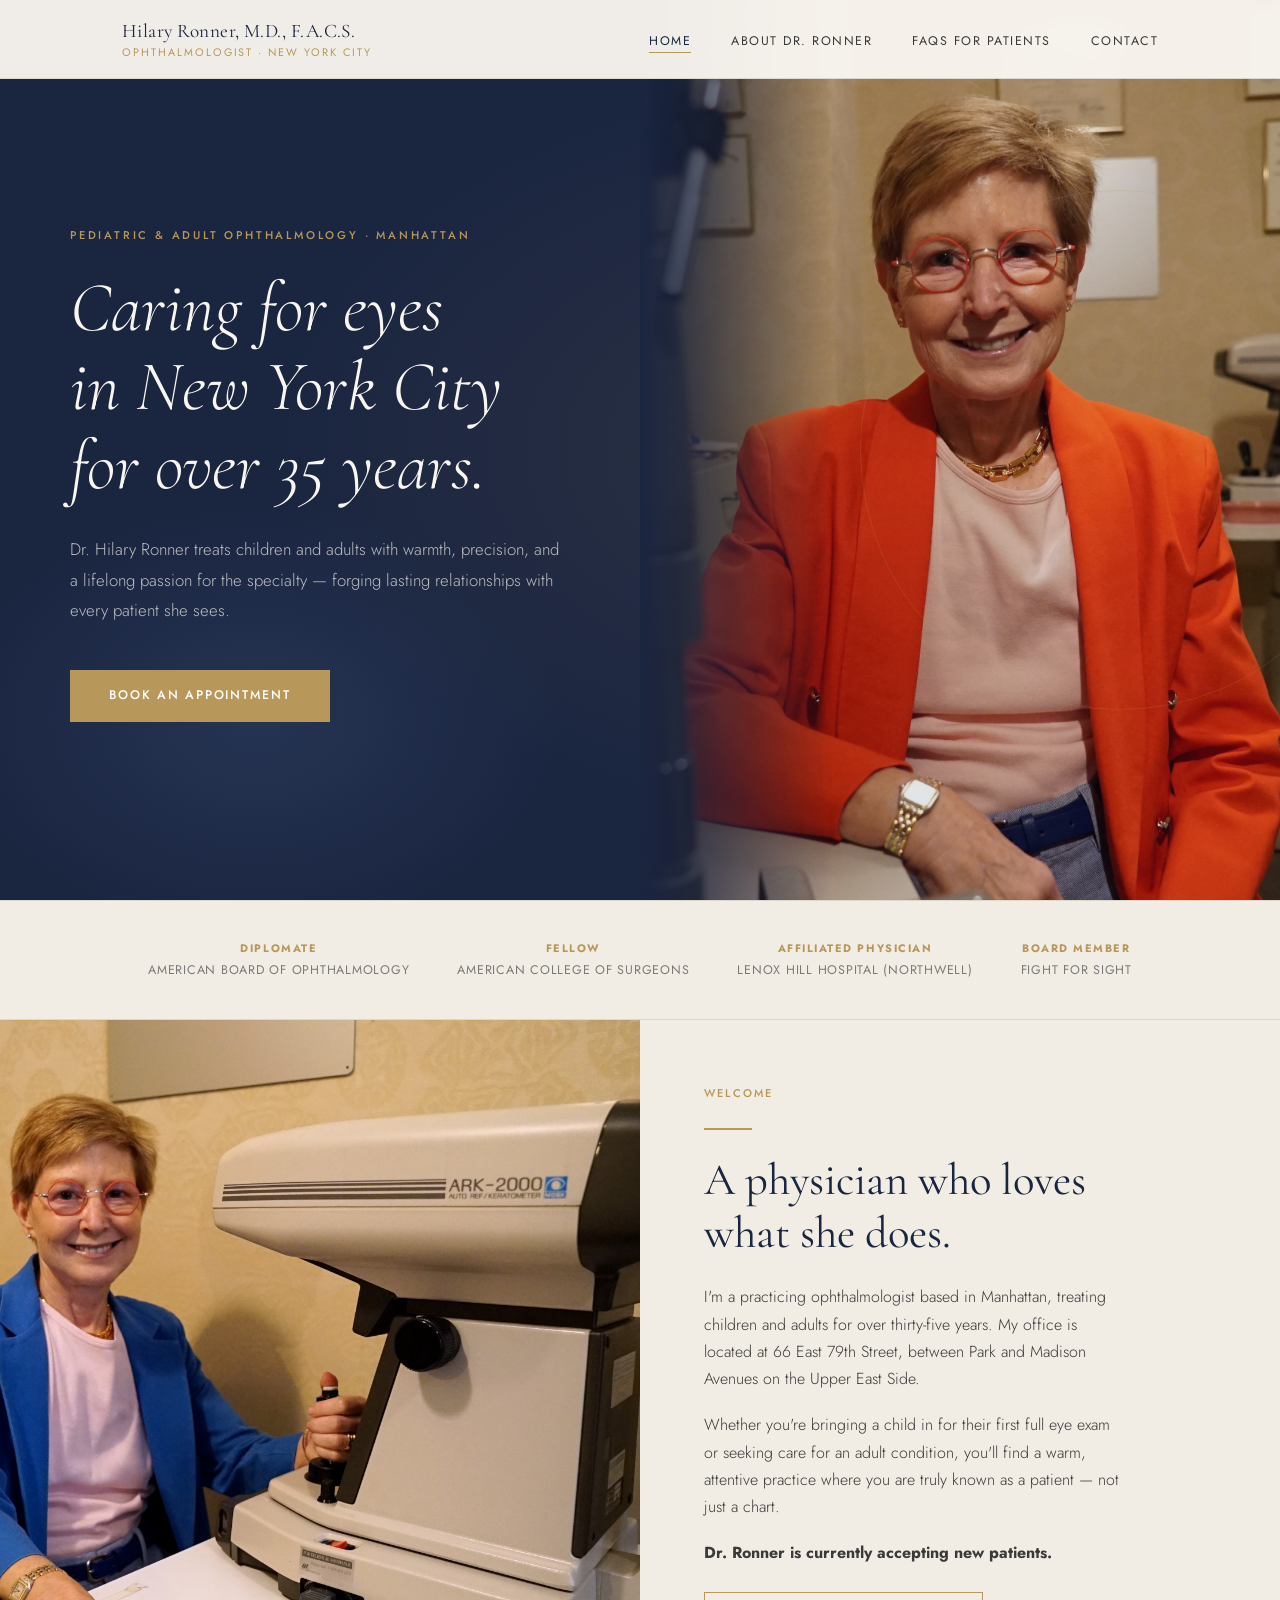
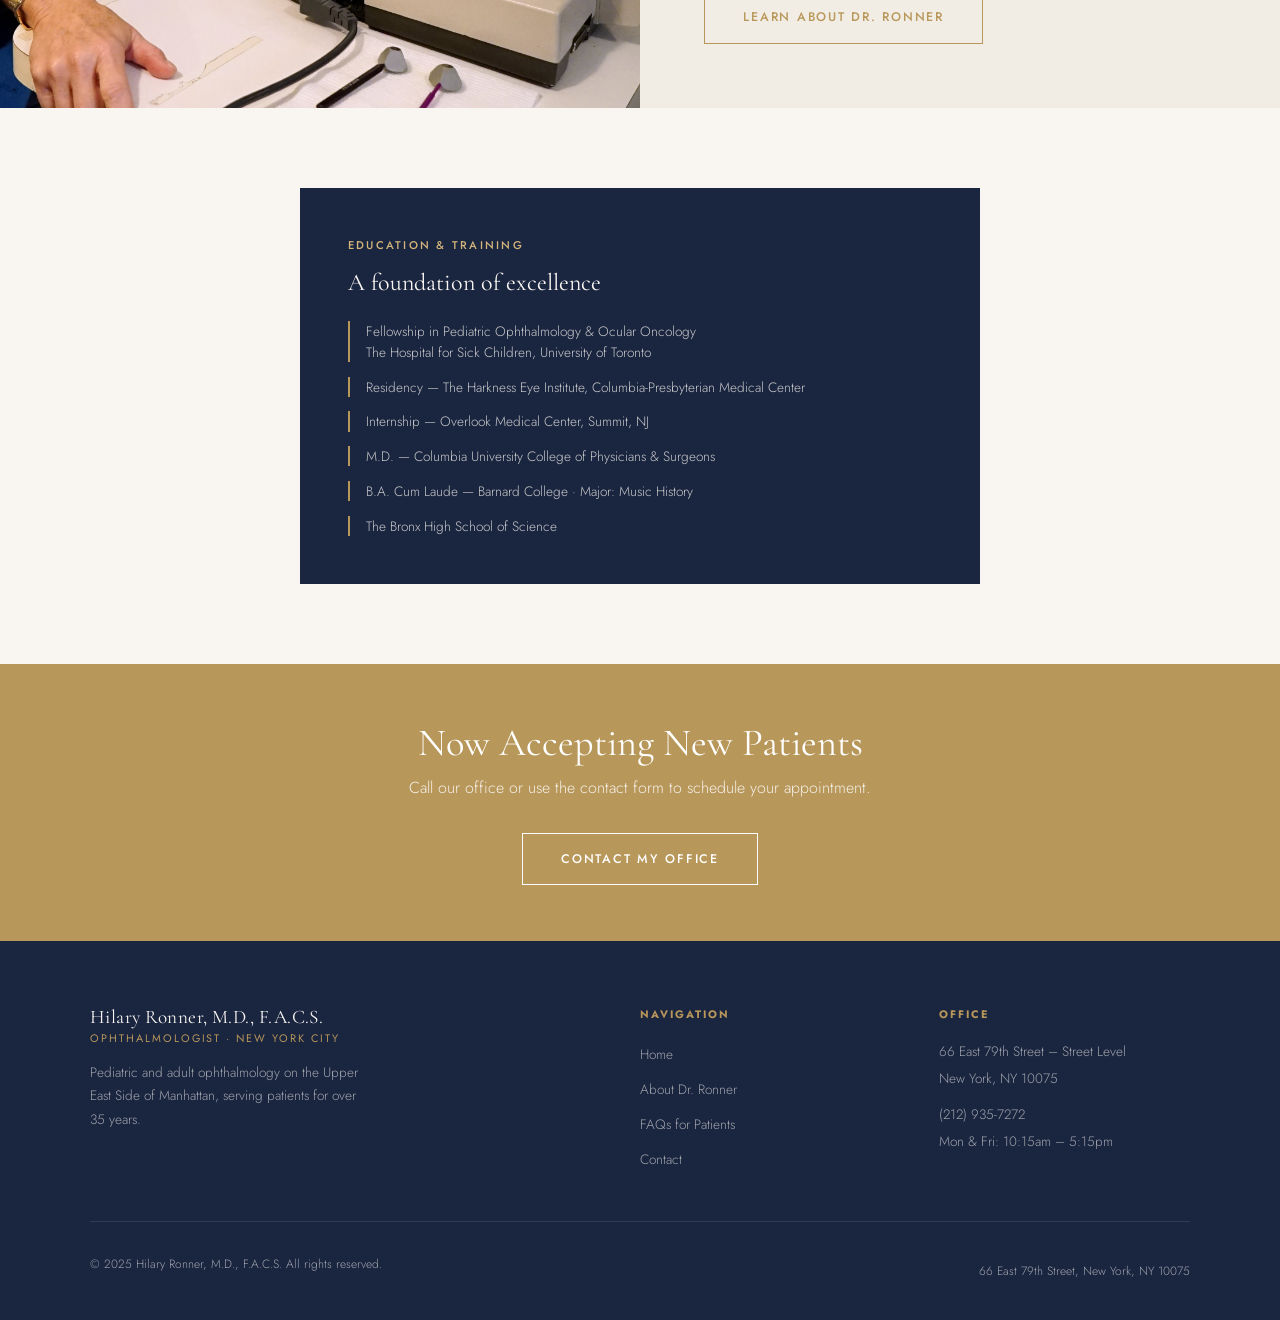
<file: hilaryronnermd/index.html>
<!DOCTYPE html>
<html lang="en">
<head>
  <meta charset="UTF-8">
  <meta name="viewport" content="width=device-width, initial-scale=1.0">
  <title>Hilary Ronner, M.D., F.A.C.S. — Ophthalmologist, New York City</title>
  <meta name="description" content="Dr. Hilary Ronner is a Pediatric and Adult Ophthalmologist based in New York City, practicing for over 35 years. Located at 66 East 79th Street, Manhattan.">
  <link rel="preconnect" href="https://fonts.googleapis.com">
  <link rel="preconnect" href="https://fonts.gstatic.com" crossorigin>
  <link rel="stylesheet" href="css/style.css">
  <style>
    .hero {
      min-height: 100vh;
      display: grid;
      grid-template-columns: 1fr 1fr;
      align-items: stretch;
      background: var(--navy);
      padding: 0;
      overflow: hidden;
    }
    .hero-left {
      display: flex;
      align-items: center;
      padding: 9rem 4rem 6rem;
      position: relative;
      z-index: 1;
    }
    .hero-right {
      position: relative;
      overflow: hidden;
    }
    .hero-right img {
      width: 100%;
      height: 100%;
      object-fit: cover;
      object-position: center 20%;
      display: block;
      opacity: 0.88;
    }
    .hero-right::before {
      content: '';
      position: absolute;
      inset: 0;
      background: linear-gradient(to right, var(--navy) 0%, transparent 30%);
      z-index: 1;
      pointer-events: none;
    }
    .photo-strip {
      display: grid;
      grid-template-columns: 1fr 1fr;
      min-height: 500px;
    }
    .photo-strip-img {
      overflow: hidden;
    }
    .photo-strip-img img {
      width: 100%;
      height: 100%;
      object-fit: cover;
      object-position: center 15%;
      display: block;
    }
    .photo-strip-text {
      background: var(--cream);
      display: flex;
      align-items: center;
      padding: 4rem;
    }
    .photo-strip-text-inner { max-width: 420px; }
    @media (max-width: 900px) {
      .hero { grid-template-columns: 1fr; }
      .hero-right { display: none; }
      .hero-left { padding: 9rem 2rem 5rem; }
      .photo-strip { grid-template-columns: 1fr; }
      .photo-strip-img { min-height: 320px; }
      .photo-strip-text { padding: 3rem 2rem; }
    }
  </style>
</head>
<body>

<header class="site-header">
  <div class="header-inner">
    <a href="index.html" class="site-logo">
      Hilary Ronner, M.D., F.A.C.S.
      <span>Ophthalmologist · New York City</span>
    </a>
    <nav>
      <ul class="nav-links">
        <li><a href="index.html" class="active">Home</a></li>
        <li><a href="about.html">About Dr. Ronner</a></li>
        <li><a href="faqs.html">FAQs for Patients</a></li>
        <li><a href="contact.html">Contact</a></li>
      </ul>
    </nav>
    <button class="nav-toggle" aria-label="Open menu">
      <span></span><span></span><span></span>
    </button>
  </div>
</header>

<nav class="mobile-nav" aria-label="Mobile navigation">
  <a href="index.html">Home</a>
  <a href="about.html">About Dr. Ronner</a>
  <a href="faqs.html">FAQs for Patients</a>
  <a href="contact.html">Contact</a>
</nav>

<section class="hero">
  <div class="hero-left">
    <div class="hero-inner">
      <p class="hero-eyebrow">Pediatric &amp; Adult Ophthalmology · Manhattan</p>
      <h1>Caring for eyes<br>in New York City<br>for over 35 years.</h1>
      <p class="hero-sub">
        Dr. Hilary Ronner treats children and adults with warmth, precision,
        and a lifelong passion for the specialty — forging lasting relationships
        with every patient she sees.
      </p>
      <a href="contact.html" class="btn btn-solid">Book an Appointment</a>
    </div>
  </div>
  <div class="hero-right">
    <img src="images/hilary-1.jpg" alt="Dr. Hilary Ronner in her Manhattan ophthalmology office">
  </div>
</section>

<div class="credentials-strip">
  <div class="credentials-grid">
    <div class="cred-item"><strong>Diplomate</strong>American Board of Ophthalmology</div>
    <div class="cred-item"><strong>Fellow</strong>American College of Surgeons</div>
    <div class="cred-item"><strong>Affiliated Physician</strong>Lenox Hill Hospital (Northwell)</div>
    <div class="cred-item"><strong>Board Member</strong>Fight for Sight</div>
  </div>
</div>

<div class="photo-strip">
  <div class="photo-strip-img">
    <img src="images/hilary-2.png" alt="Dr. Ronner with diagnostic equipment in her office">
  </div>
  <div class="photo-strip-text">
    <div class="photo-strip-text-inner">
      <p class="section-label">Welcome</p>
      <div class="gold-rule"></div>
      <h2 class="section-title" style="margin-bottom:1.4rem;">
        A physician who loves<br>what she does.
      </h2>
      <p>
        I'm a practicing ophthalmologist based in Manhattan, treating children and
        adults for over thirty-five years. My office is located at 66 East 79th Street,
        between Park and Madison Avenues on the Upper East Side.
      </p>
      <p>
        Whether you're bringing a child in for their first full eye exam or seeking
        care for an adult condition, you'll find a warm, attentive practice where you
        are truly known as a patient — not just a chart.
      </p>
      <p style="margin-bottom:1.6rem;">
        <strong>Dr. Ronner is currently accepting new patients.</strong>
      </p>
      <a href="about.html" class="btn">Learn About Dr. Ronner</a>
    </div>
  </div>
</div>

<section class="section" style="background: var(--ivory); padding-top: 5rem; padding-bottom: 5rem;">
  <div class="container">
    <div class="intro-aside" style="max-width: 680px; margin: 0 auto;">
      <p class="section-label">Education &amp; Training</p>
      <h3 style="font-family: var(--serif); font-size: 1.5rem; color: var(--ivory); margin: 0.5rem 0 1.5rem;">A foundation of excellence</h3>
      <ul class="edu-list">
        <li>Fellowship in Pediatric Ophthalmology &amp; Ocular Oncology<br>The Hospital for Sick Children, University of Toronto</li>
        <li>Residency — The Harkness Eye Institute, Columbia-Presbyterian Medical Center</li>
        <li>Internship — Overlook Medical Center, Summit, NJ</li>
        <li>M.D. — Columbia University College of Physicians &amp; Surgeons</li>
        <li>B.A. Cum Laude — Barnard College · Major: Music History</li>
        <li>The Bronx High School of Science</li>
      </ul>
    </div>
  </div>
</section>

<section class="accepting-banner">
  <div class="container">
    <h2>Now Accepting New Patients</h2>
    <p>Call our office or use the contact form to schedule your appointment.</p>
    <a href="contact.html" class="btn">Contact My Office</a>
  </div>
</section>

<footer class="site-footer">
  <div class="footer-inner">
    <div class="footer-top">
      <div class="footer-brand">
        <div class="site-logo">Hilary Ronner, M.D., F.A.C.S.<span>Ophthalmologist · New York City</span></div>
        <p>Pediatric and adult ophthalmology on the Upper East Side of Manhattan, serving patients for over 35 years.</p>
      </div>
      <div class="footer-col">
        <h5>Navigation</h5>
        <ul>
          <li><a href="index.html">Home</a></li>
          <li><a href="about.html">About Dr. Ronner</a></li>
          <li><a href="faqs.html">FAQs for Patients</a></li>
          <li><a href="contact.html">Contact</a></li>
        </ul>
      </div>
      <div class="footer-col">
        <h5>Office</h5>
        <p>66 East 79th Street – Street Level</p>
        <p>New York, NY 10075</p>
        <p style="margin-top:0.8rem;"><a href="tel:2129357272">(212) 935-7272</a></p>
        <p>Mon &amp; Fri: 10:15am – 5:15pm</p>
      </div>
    </div>
    <div class="footer-bottom">
      <p>&copy; 2025 Hilary Ronner, M.D., F.A.C.S. All rights reserved.</p>
      <p>66 East 79th Street, New York, NY 10075</p>
    </div>
  </div>
</footer>

<script src="js/main.js"></script>
</body>
</html>
</file>
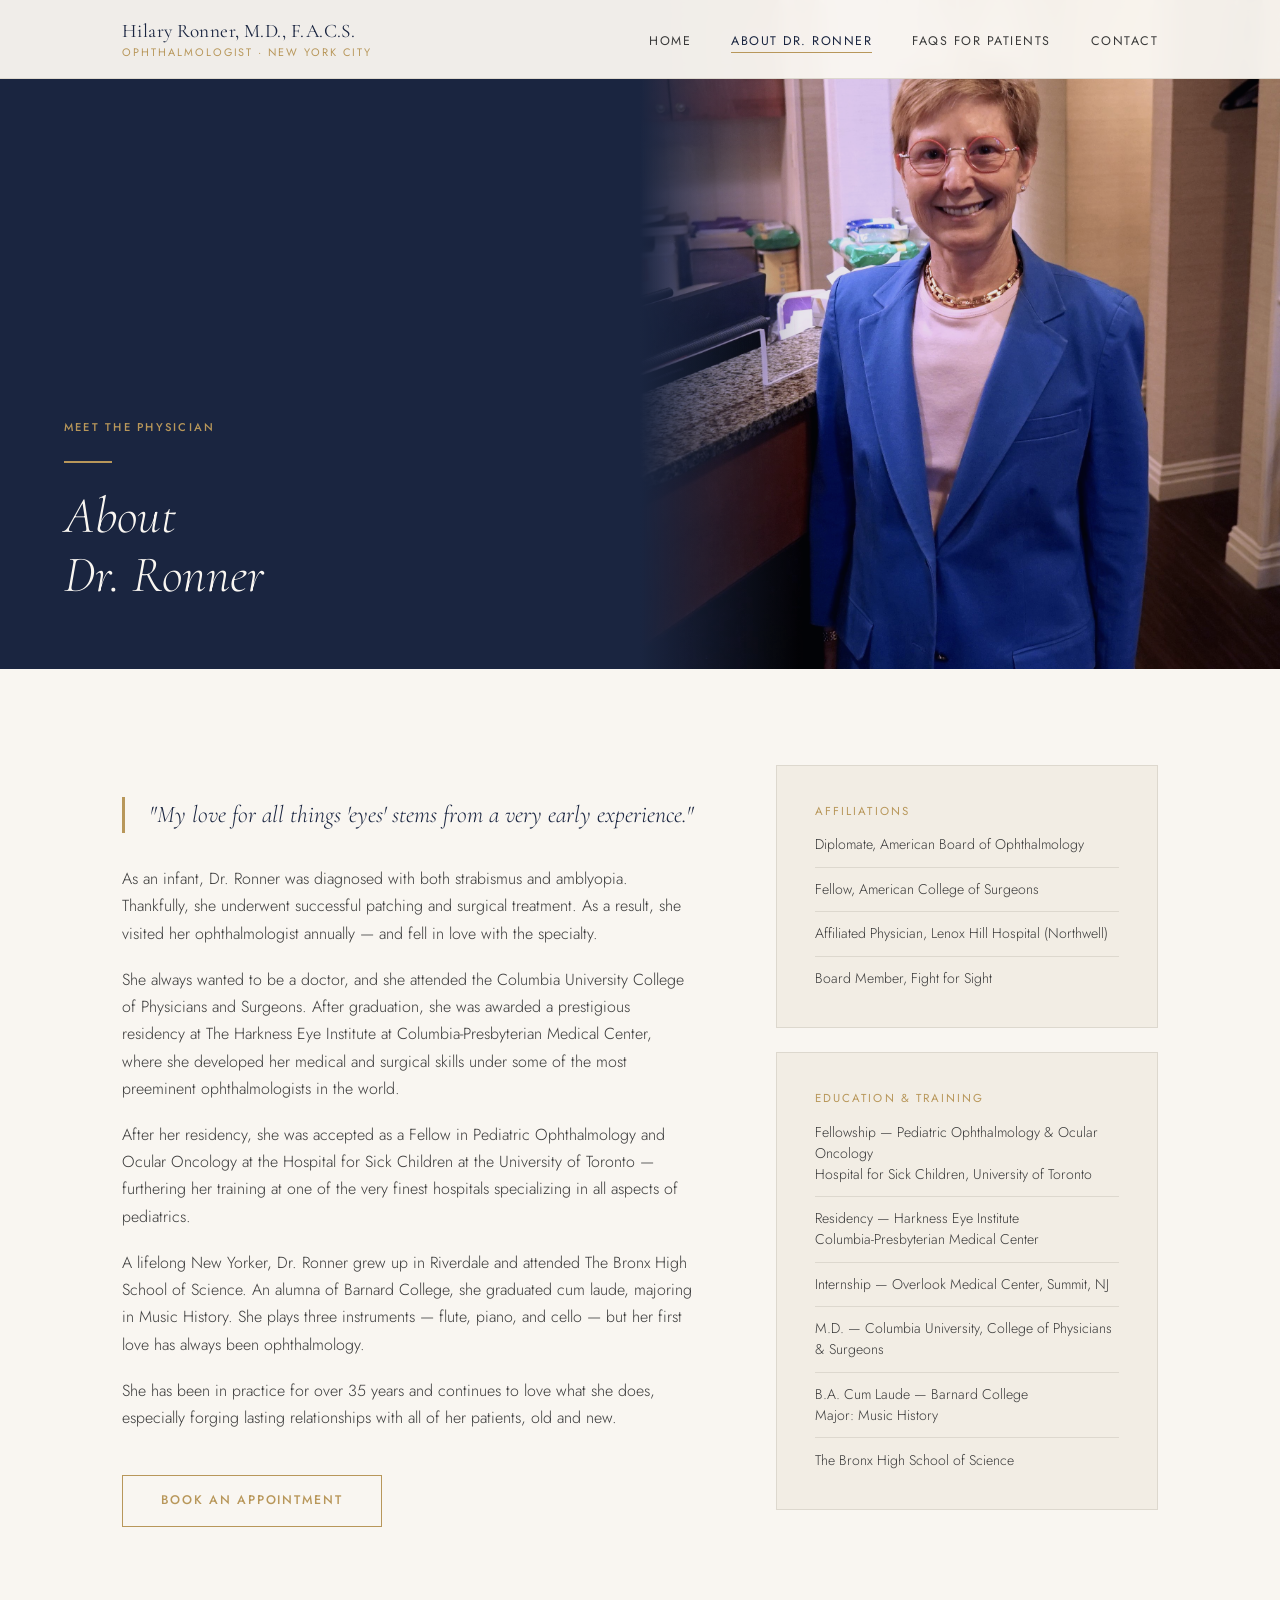
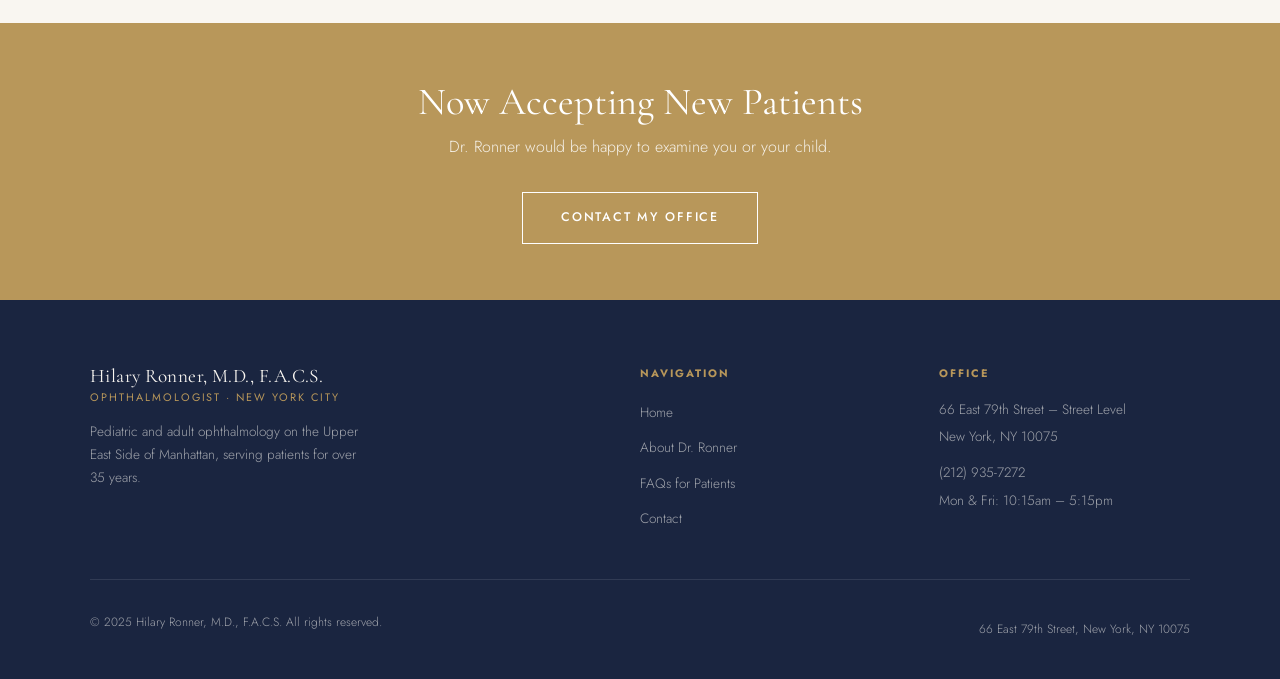
<file: hilaryronnermd/about.html>
<!DOCTYPE html>
<html lang="en">
<head>
  <meta charset="UTF-8">
  <meta name="viewport" content="width=device-width, initial-scale=1.0">
  <title>About Dr. Ronner — Hilary Ronner, M.D., F.A.C.S.</title>
  <meta name="description" content="Learn about Dr. Hilary Ronner, pediatric and adult ophthalmologist in New York City. Over 35 years of experience, trained at Columbia, Hospital for Sick Children.">
  <link rel="preconnect" href="https://fonts.googleapis.com">
  <link rel="preconnect" href="https://fonts.gstatic.com" crossorigin>
  <link rel="stylesheet" href="css/style.css">
  <style>
    /* Split hero: navy text left, photo right */
    .about-hero-split {
      display: grid;
      grid-template-columns: 1fr 1fr;
      min-height: 70vh;
      background: var(--navy);
    }
    .about-hero-left {
      display: flex;
      align-items: flex-end;
      padding: 9rem 4rem 4rem;
    }
    .about-hero-right {
      position: relative;
      overflow: hidden;
    }
    .about-hero-right img {
      width: 100%;
      height: 100%;
      object-fit: cover;
      object-position: center top;
      display: block;
      opacity: 0.9;
    }
    .about-hero-right::before {
      content: '';
      position: absolute;
      inset: 0;
      background: linear-gradient(to right, var(--navy) 0%, transparent 25%);
      z-index: 1;
      pointer-events: none;
    }
    @media (max-width: 900px) {
      .about-hero-split { grid-template-columns: 1fr; }
      .about-hero-right { min-height: 340px; }
      .about-hero-left { padding: 9rem 2rem 3rem; }
    }
  </style>
</head>
<body>

<header class="site-header">
  <div class="header-inner">
    <a href="index.html" class="site-logo">
      Hilary Ronner, M.D., F.A.C.S.
      <span>Ophthalmologist · New York City</span>
    </a>
    <nav>
      <ul class="nav-links">
        <li><a href="index.html">Home</a></li>
        <li><a href="about.html" class="active">About Dr. Ronner</a></li>
        <li><a href="faqs.html">FAQs for Patients</a></li>
        <li><a href="contact.html">Contact</a></li>
      </ul>
    </nav>
    <button class="nav-toggle" aria-label="Open menu">
      <span></span><span></span><span></span>
    </button>
  </div>
</header>

<nav class="mobile-nav" aria-label="Mobile navigation">
  <a href="index.html">Home</a>
  <a href="about.html">About Dr. Ronner</a>
  <a href="faqs.html">FAQs for Patients</a>
  <a href="contact.html">Contact</a>
</nav>

<!-- ── Split hero with portrait ───────────────────────── -->
<section class="about-hero-split">
  <div class="about-hero-left">
    <div>
      <p class="section-label">Meet the Physician</p>
      <div class="gold-rule"></div>
      <h1 style="font-family: var(--serif); font-size: clamp(2rem, 4vw, 3.4rem); font-weight: 300; font-style: italic; color: var(--ivory); line-height: 1.15;">About<br>Dr. Ronner</h1>
    </div>
  </div>
  <div class="about-hero-right">
    <img src="images/hilary-3.png" alt="Dr. Hilary Ronner at her office reception">
  </div>
</section>

<!-- ── Bio + Sidebar ──────────────────────────────────── -->
<section class="section">
  <div class="container">
    <div class="about-grid">
      <div class="about-main">
        <blockquote class="about-quote">
          "My love for all things 'eyes' stems from a very early experience."
        </blockquote>

        <p>
          As an infant, Dr. Ronner was diagnosed with both strabismus and amblyopia.
          Thankfully, she underwent successful patching and surgical treatment. As a result,
          she visited her ophthalmologist annually — and fell in love with the specialty.
        </p>

        <p>
          She always wanted to be a doctor, and she attended the Columbia University College
          of Physicians and Surgeons. After graduation, she was awarded a prestigious residency
          at The Harkness Eye Institute at Columbia-Presbyterian Medical Center, where she
          developed her medical and surgical skills under some of the most preeminent
          ophthalmologists in the world.
        </p>

        <p>
          After her residency, she was accepted as a Fellow in Pediatric Ophthalmology and
          Ocular Oncology at the Hospital for Sick Children at the University of Toronto —
          furthering her training at one of the very finest hospitals specializing in all
          aspects of pediatrics.
        </p>

        <p>
          A lifelong New Yorker, Dr. Ronner grew up in Riverdale and attended The Bronx High
          School of Science. An alumna of Barnard College, she graduated cum laude, majoring
          in Music History. She plays three instruments — flute, piano, and cello — but her
          first love has always been ophthalmology.
        </p>

        <p>
          She has been in practice for over 35 years and continues to love what she does,
          especially forging lasting relationships with all of her patients, old and new.
        </p>

        <a href="contact.html" class="btn" style="margin-top:1.5rem;">Book an Appointment</a>
      </div>

      <aside>
        <div class="sidebar-card" style="margin-bottom:1.5rem;">
          <h4>Affiliations</h4>
          <ul>
            <li>Diplomate, American Board of Ophthalmology</li>
            <li>Fellow, American College of Surgeons</li>
            <li>Affiliated Physician, Lenox Hill Hospital (Northwell)</li>
            <li>Board Member, Fight for Sight</li>
          </ul>
        </div>
        <div class="sidebar-card">
          <h4>Education &amp; Training</h4>
          <ul>
            <li>Fellowship — Pediatric Ophthalmology &amp; Ocular Oncology<br>Hospital for Sick Children, University of Toronto</li>
            <li>Residency — Harkness Eye Institute<br>Columbia-Presbyterian Medical Center</li>
            <li>Internship — Overlook Medical Center, Summit, NJ</li>
            <li>M.D. — Columbia University, College of Physicians &amp; Surgeons</li>
            <li>B.A. Cum Laude — Barnard College<br>Major: Music History</li>
            <li>The Bronx High School of Science</li>
          </ul>
        </div>
      </aside>
    </div>
  </div>
</section>

<section class="accepting-banner">
  <div class="container">
    <h2>Now Accepting New Patients</h2>
    <p>Dr. Ronner would be happy to examine you or your child.</p>
    <a href="contact.html" class="btn">Contact My Office</a>
  </div>
</section>

<footer class="site-footer">
  <div class="footer-inner">
    <div class="footer-top">
      <div class="footer-brand">
        <div class="site-logo">Hilary Ronner, M.D., F.A.C.S.<span>Ophthalmologist · New York City</span></div>
        <p>Pediatric and adult ophthalmology on the Upper East Side of Manhattan, serving patients for over 35 years.</p>
      </div>
      <div class="footer-col">
        <h5>Navigation</h5>
        <ul>
          <li><a href="index.html">Home</a></li>
          <li><a href="about.html">About Dr. Ronner</a></li>
          <li><a href="faqs.html">FAQs for Patients</a></li>
          <li><a href="contact.html">Contact</a></li>
        </ul>
      </div>
      <div class="footer-col">
        <h5>Office</h5>
        <p>66 East 79th Street – Street Level</p>
        <p>New York, NY 10075</p>
        <p style="margin-top:0.8rem;"><a href="tel:2129357272">(212) 935-7272</a></p>
        <p>Mon &amp; Fri: 10:15am – 5:15pm</p>
      </div>
    </div>
    <div class="footer-bottom">
      <p>&copy; 2025 Hilary Ronner, M.D., F.A.C.S. All rights reserved.</p>
      <p>66 East 79th Street, New York, NY 10075</p>
    </div>
  </div>
</footer>

<script src="js/main.js"></script>
</body>
</html>
</file>
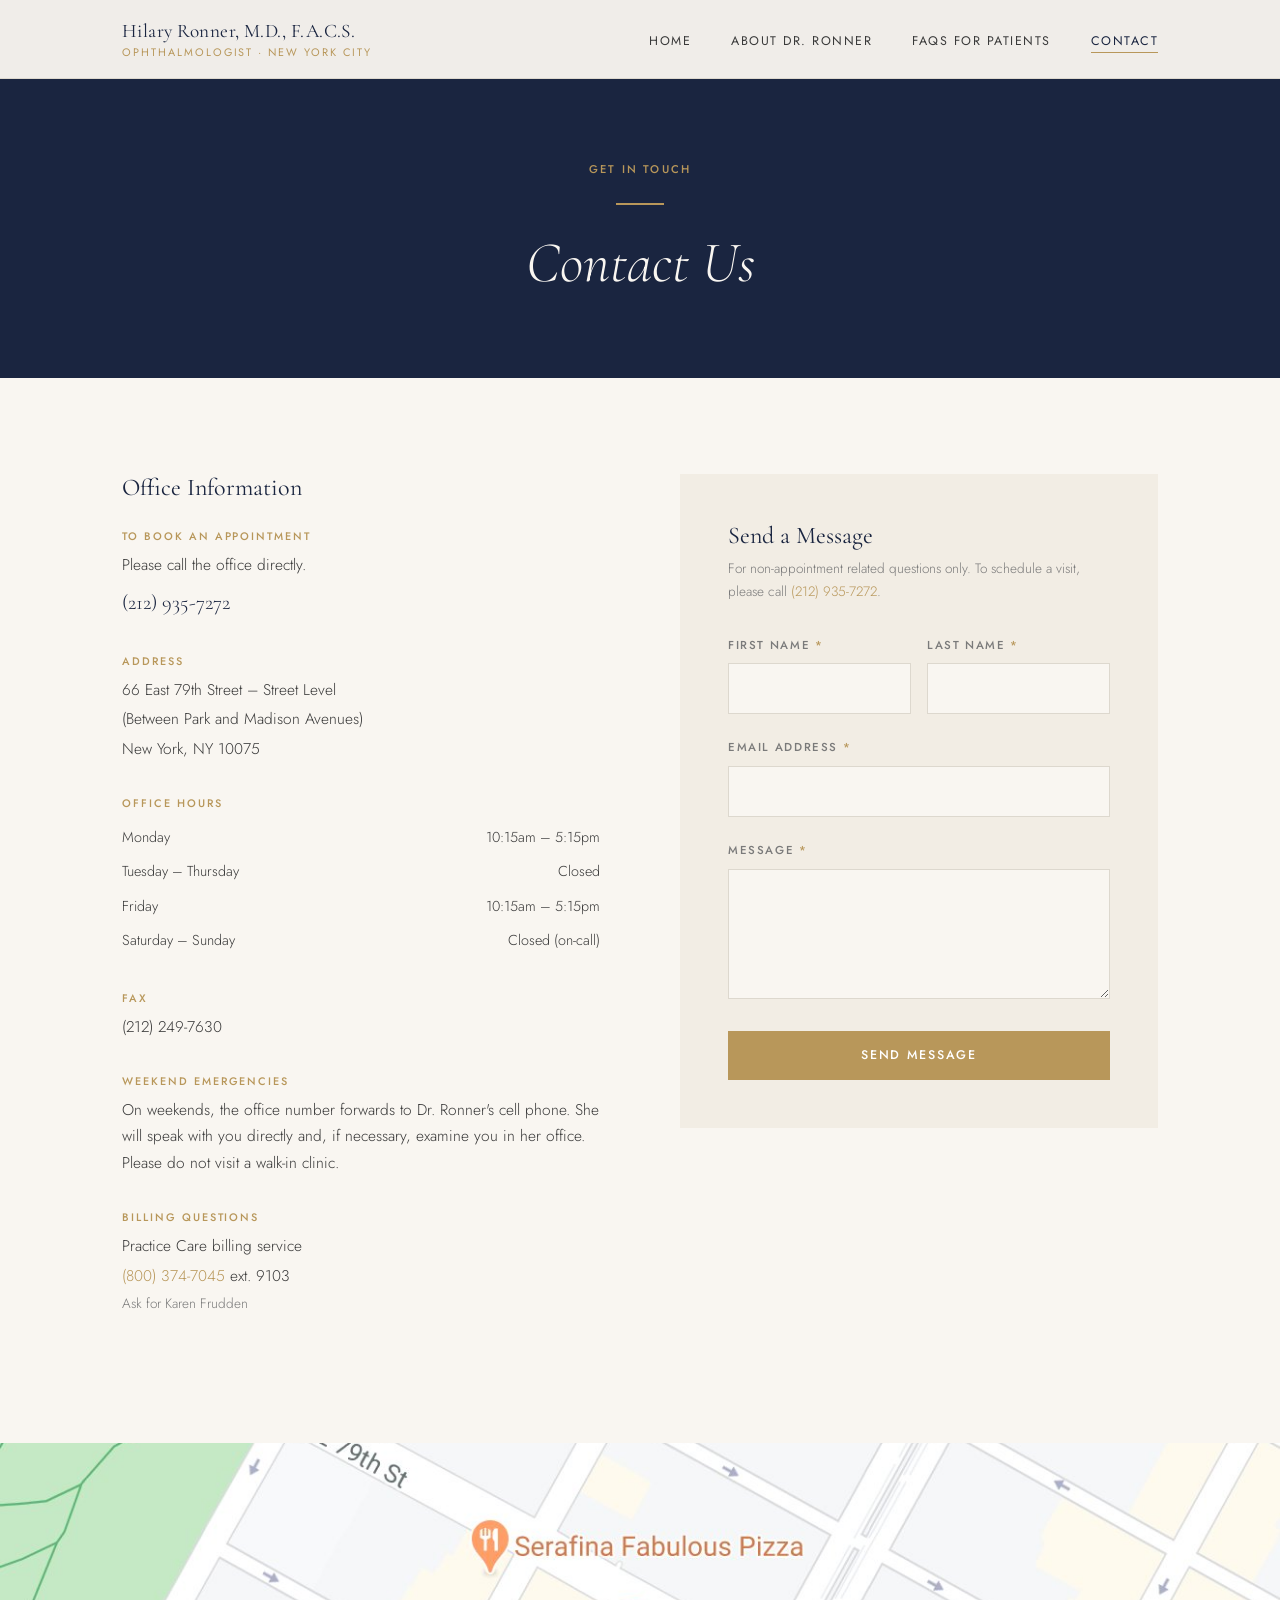
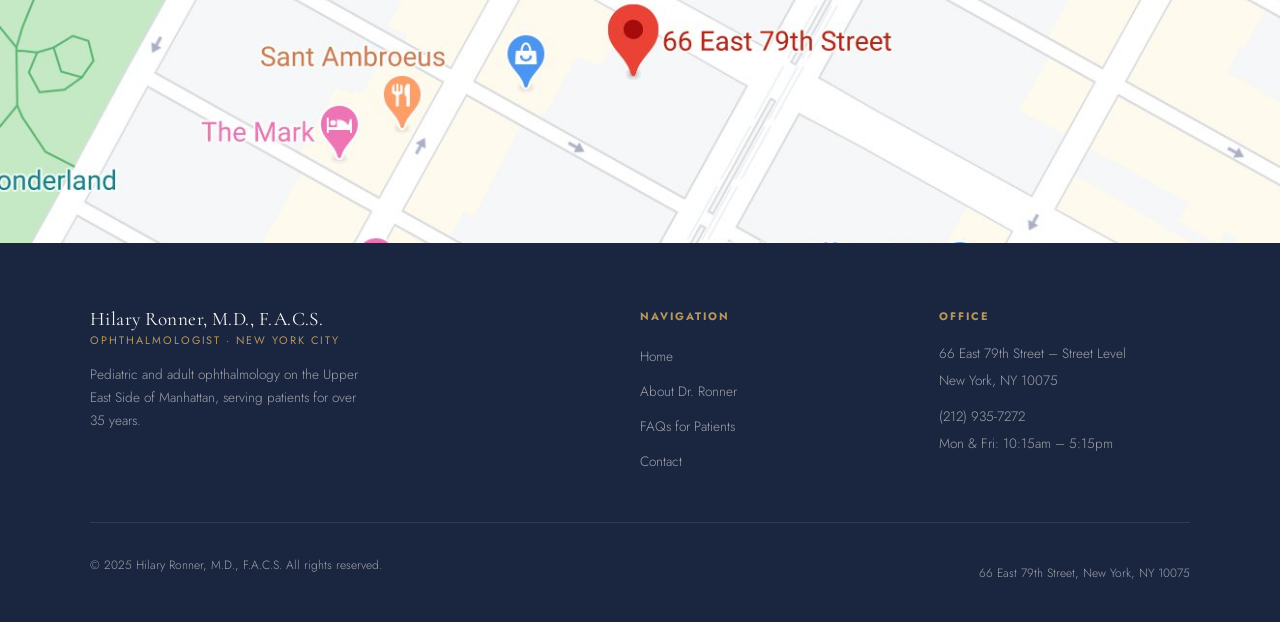
<file: hilaryronnermd/contact.html>
<!DOCTYPE html>
<html lang="en">
<head>
  <meta charset="UTF-8">
  <meta name="viewport" content="width=device-width, initial-scale=1.0">
  <title>Contact — Hilary Ronner, M.D., F.A.C.S.</title>
  <meta name="description" content="Contact Dr. Hilary Ronner's ophthalmology office at 66 East 79th Street, New York City. Phone: (212) 935-7272. Hours: Monday and Friday 10:15am–5:15pm.">
  <link rel="preconnect" href="https://fonts.googleapis.com">
  <link rel="preconnect" href="https://fonts.gstatic.com" crossorigin>
  <link rel="stylesheet" href="css/style.css">
</head>
<body>

<header class="site-header">
  <div class="header-inner">
    <a href="index.html" class="site-logo">
      Hilary Ronner, M.D., F.A.C.S.
      <span>Ophthalmologist · New York City</span>
    </a>
    <nav>
      <ul class="nav-links">
        <li><a href="index.html">Home</a></li>
        <li><a href="about.html">About Dr. Ronner</a></li>
        <li><a href="faqs.html">FAQs for Patients</a></li>
        <li><a href="contact.html" class="active">Contact</a></li>
      </ul>
    </nav>
    <button class="nav-toggle" aria-label="Open menu">
      <span></span><span></span><span></span>
    </button>
  </div>
</header>

<nav class="mobile-nav" aria-label="Mobile navigation">
  <a href="index.html">Home</a>
  <a href="about.html">About Dr. Ronner</a>
  <a href="faqs.html">FAQs for Patients</a>
  <a href="contact.html">Contact</a>
</nav>

<section class="page-hero">
  <p class="section-label">Get in Touch</p>
  <div class="gold-rule"></div>
  <h1>Contact Us</h1>
</section>

<section class="section">
  <div class="container">
    <div class="contact-grid">

      <div class="contact-info">
        <h3>Office Information</h3>

        <div class="info-block">
          <p class="label">To Book an Appointment</p>
          <p>Please call the office directly.</p>
          <p style="font-size:1.3rem; font-family:var(--serif); color:var(--navy); margin-top:0.4rem;">
            <a href="tel:2129357272">(212) 935-7272</a>
          </p>
        </div>

        <div class="info-block">
          <p class="label">Address</p>
          <p>66 East 79th Street – Street Level</p>
          <p>(Between Park and Madison Avenues)</p>
          <p>New York, NY 10075</p>
        </div>

        <div class="info-block">
          <p class="label">Office Hours</p>
          <table class="hours-table">
            <tr><td>Monday</td><td>10:15am – 5:15pm</td></tr>
            <tr><td>Tuesday – Thursday</td><td>Closed</td></tr>
            <tr><td>Friday</td><td>10:15am – 5:15pm</td></tr>
            <tr><td>Saturday – Sunday</td><td>Closed (on-call)</td></tr>
          </table>
        </div>

        <div class="info-block">
          <p class="label">Fax</p>
          <p>(212) 249-7630</p>
        </div>

        <div class="info-block">
          <p class="label">Weekend Emergencies</p>
          <p>On weekends, the office number forwards to Dr. Ronner's cell phone. She will speak with you directly and, if necessary, examine you in her office. Please do not visit a walk-in clinic.</p>
        </div>

        <div class="info-block">
          <p class="label">Billing Questions</p>
          <p>Practice Care billing service</p>
          <p><a href="tel:18003747045" style="color:var(--gold);">(800) 374-7045</a> ext. 9103</p>
          <p style="font-size:0.85rem; color:var(--mid-gray);">Ask for Karen Frudden</p>
        </div>
      </div>

      <div class="contact-form-wrap">
        <h3>Send a Message</h3>
        <p class="form-sub">For non-appointment related questions only. To schedule a visit, please call <a href="tel:2129357272" style="color:var(--gold);">(212) 935-7272</a>.</p>

        <form class="contact-form" action="#" method="POST">
          <div class="form-row">
            <div class="form-group">
              <label for="first-name">First Name <span style="color:var(--gold)">*</span></label>
              <input type="text" id="first-name" name="first_name" required autocomplete="given-name">
            </div>
            <div class="form-group">
              <label for="last-name">Last Name <span style="color:var(--gold)">*</span></label>
              <input type="text" id="last-name" name="last_name" required autocomplete="family-name">
            </div>
          </div>
          <div class="form-group">
            <label for="email">Email Address <span style="color:var(--gold)">*</span></label>
            <input type="email" id="email" name="email" required autocomplete="email">
          </div>
          <div class="form-group">
            <label for="message">Message <span style="color:var(--gold)">*</span></label>
            <textarea id="message" name="message" required></textarea>
          </div>
          <button type="submit" class="btn btn-solid" style="width:100%;">Send Message</button>
        </form>

        <div class="form-success">
          <p>Thank you — your message has been sent. We'll be in touch soon.</p>
        </div>
      </div>

    </div>
  </div>
</section>

<!-- ── Map image ──────────────────────────────────────── -->
<div style="width:100%; overflow:hidden; line-height:0;">
  <a href="https://maps.google.com/?q=66+East+79th+Street,+New+York,+NY+10075" target="_blank" rel="noopener" title="Open in Google Maps">
    <img
      src="images/map.png"
      alt="Map showing 66 East 79th Street, New York NY — between Park and Madison Avenues"
      style="width:100%; max-height:400px; object-fit:cover; object-position:center; display:block; cursor:pointer;"
    >
  </a>
</div>

<footer class="site-footer">
  <div class="footer-inner">
    <div class="footer-top">
      <div class="footer-brand">
        <div class="site-logo">Hilary Ronner, M.D., F.A.C.S.<span>Ophthalmologist · New York City</span></div>
        <p>Pediatric and adult ophthalmology on the Upper East Side of Manhattan, serving patients for over 35 years.</p>
      </div>
      <div class="footer-col">
        <h5>Navigation</h5>
        <ul>
          <li><a href="index.html">Home</a></li>
          <li><a href="about.html">About Dr. Ronner</a></li>
          <li><a href="faqs.html">FAQs for Patients</a></li>
          <li><a href="contact.html">Contact</a></li>
        </ul>
      </div>
      <div class="footer-col">
        <h5>Office</h5>
        <p>66 East 79th Street – Street Level</p>
        <p>New York, NY 10075</p>
        <p style="margin-top:0.8rem;"><a href="tel:2129357272">(212) 935-7272</a></p>
        <p>Mon &amp; Fri: 10:15am – 5:15pm</p>
      </div>
    </div>
    <div class="footer-bottom">
      <p>&copy; 2025 Hilary Ronner, M.D., F.A.C.S. All rights reserved.</p>
      <p>66 East 79th Street, New York, NY 10075</p>
    </div>
  </div>
</footer>

<script src="js/main.js"></script>
</body>
</html>
</file>
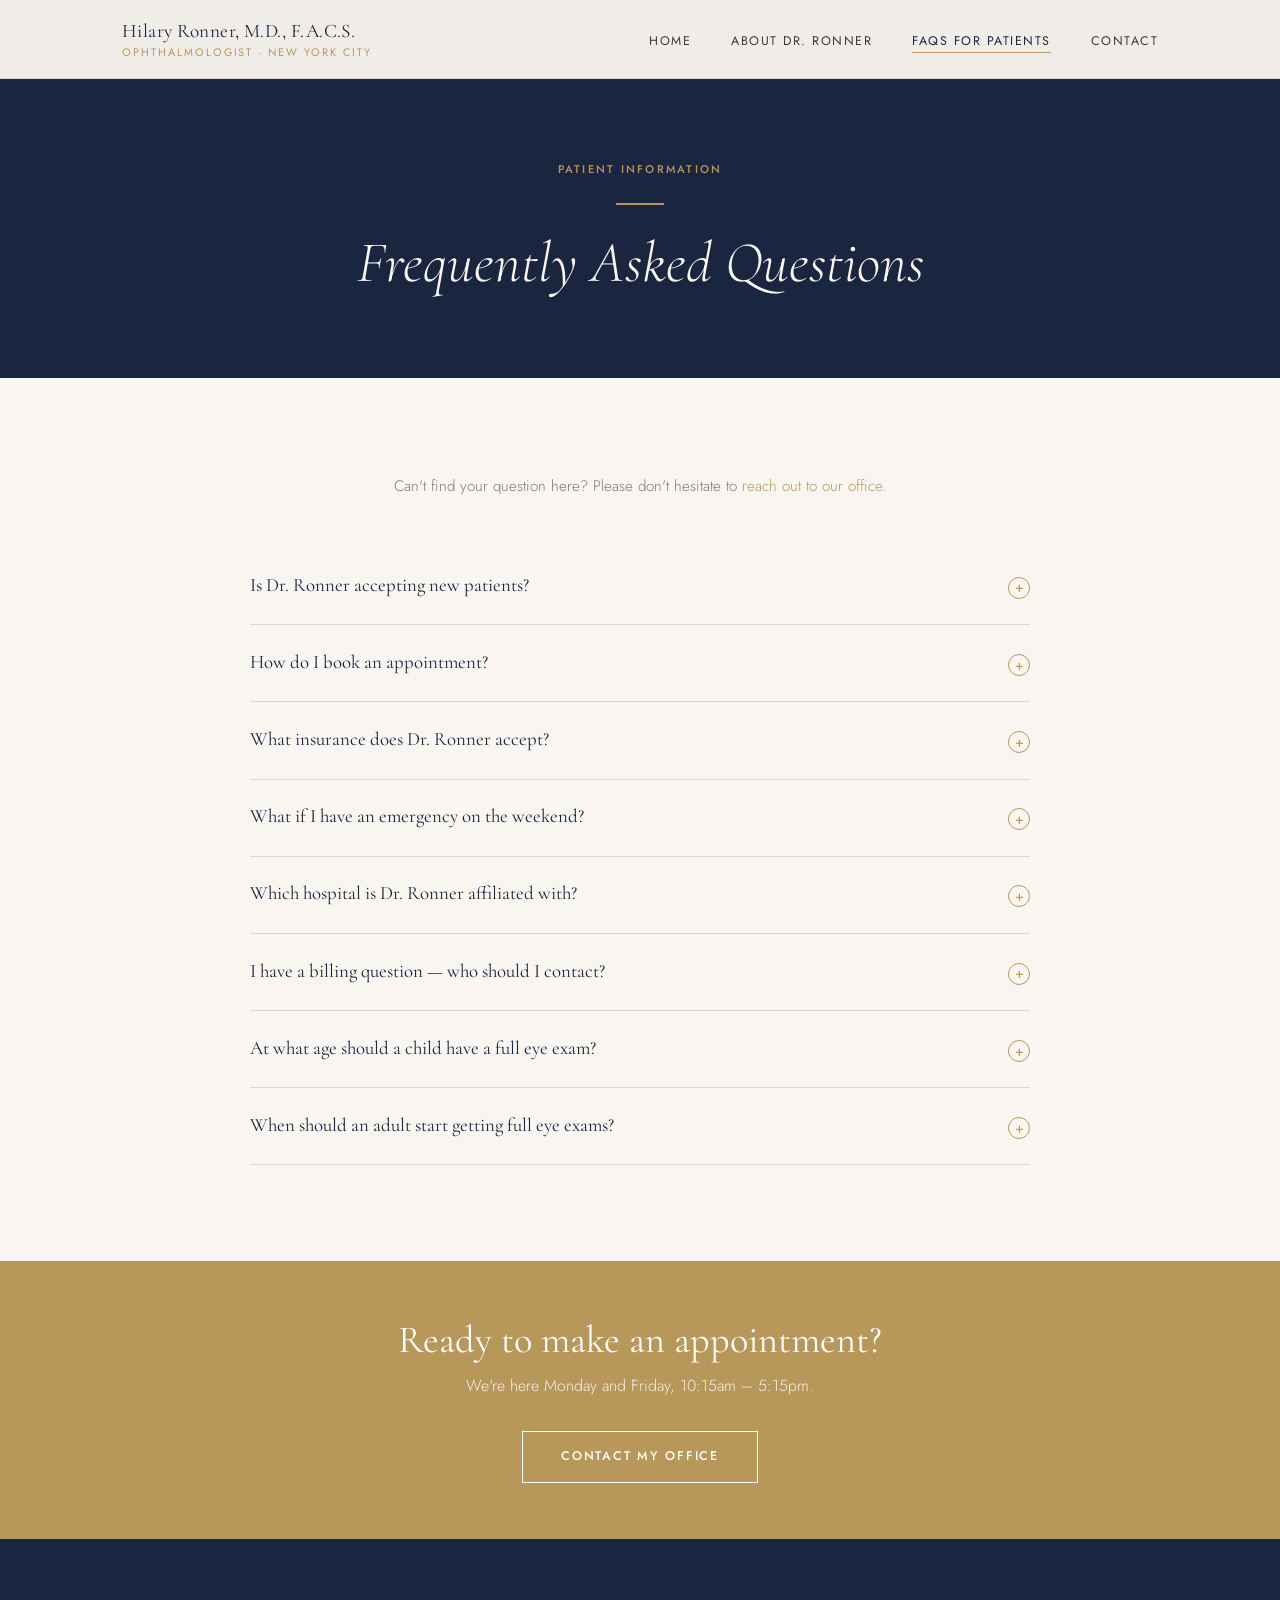
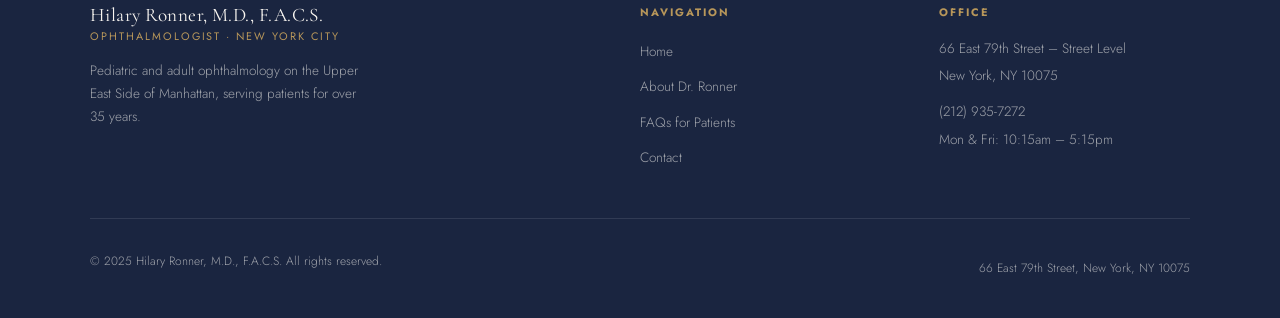
<file: hilaryronnermd/faqs.html>
<!DOCTYPE html>
<html lang="en">
<head>
  <meta charset="UTF-8">
  <meta name="viewport" content="width=device-width, initial-scale=1.0">
  <title>FAQs for Patients — Hilary Ronner, M.D., F.A.C.S.</title>
  <meta name="description" content="Frequently asked questions for patients of Dr. Hilary Ronner — insurance, appointments, hours, and eye exam guidance for children and adults.">
  <link rel="preconnect" href="https://fonts.googleapis.com">
  <link rel="preconnect" href="https://fonts.gstatic.com" crossorigin>
  <link rel="stylesheet" href="css/style.css">
</head>
<body>

<!-- ── Header ─────────────────────────────────────────── -->
<header class="site-header">
  <div class="header-inner">
    <a href="index.html" class="site-logo">
      Hilary Ronner, M.D., F.A.C.S.
      <span>Ophthalmologist · New York City</span>
    </a>
    <nav>
      <ul class="nav-links">
        <li><a href="index.html">Home</a></li>
        <li><a href="about.html">About Dr. Ronner</a></li>
        <li><a href="faqs.html">FAQs for Patients</a></li>
        <li><a href="contact.html">Contact</a></li>
      </ul>
    </nav>
    <button class="nav-toggle" aria-label="Open menu">
      <span></span><span></span><span></span>
    </button>
  </div>
</header>

<!-- Mobile nav -->
<nav class="mobile-nav" aria-label="Mobile navigation">
  <a href="index.html">Home</a>
  <a href="about.html">About Dr. Ronner</a>
  <a href="faqs.html">FAQs for Patients</a>
  <a href="contact.html">Contact</a>
</nav>

<!-- ── Page Hero ──────────────────────────────────────── -->
<section class="page-hero">
  <p class="section-label">Patient Information</p>
  <div class="gold-rule"></div>
  <h1>Frequently Asked Questions</h1>
</section>

<!-- ── FAQ Section ────────────────────────────────────── -->
<section class="faq-section section">
  <div class="container">
    <p style="text-align:center; color:var(--mid-gray); font-size:0.95rem; max-width:500px; margin:0 auto 1rem;">
      Can't find your question here? Please don't hesitate to
      <a href="contact.html" style="color:var(--gold);">reach out to our office</a>.
    </p>

    <div class="faq-list">

      <div class="faq-item">
        <button class="faq-q">
          Is Dr. Ronner accepting new patients?
          <span class="faq-icon"></span>
        </button>
        <div class="faq-a">
          <p>Yes — Dr. Ronner is happy to welcome new patients, both children and adults. Please call the office to schedule your first appointment.</p>
        </div>
      </div>

      <div class="faq-item">
        <button class="faq-q">
          How do I book an appointment?
          <span class="faq-icon"></span>
        </button>
        <div class="faq-a">
          <p>Please call Dr. Ronner's office at <a href="tel:2129357272" style="color:var(--gold);">(212) 935-7272</a>, and she'll be happy to examine you.</p>
        </div>
      </div>

      <div class="faq-item">
        <button class="faq-q">
          What insurance does Dr. Ronner accept?
          <span class="faq-icon"></span>
        </button>
        <div class="faq-a">
          <p>
            Dr. Ronner accepts Medicare, UnitedHealthCare, Oxford (PPO &amp; HMO), Blue Cross Blue Shield (PPO &amp; HMO), Cigna, and more. Please check with your insurance company to determine if Dr. Ronner is a participating ophthalmologist within your plan.
          </p>
          <p>
            HMO plans require referrals from the primary care physician. It is the patient's responsibility to acquire that referral and have it brought or faxed to our office prior to the appointment.
          </p>
        </div>
      </div>

      <div class="faq-item">
        <button class="faq-q">
          What if I have an emergency on the weekend?
          <span class="faq-icon"></span>
        </button>
        <div class="faq-a">
          <p>
            On weekends, Dr. Ronner's office number is forwarded directly to her cell phone, and she will speak with you personally — and will examine you in her office if necessary. Please call Dr. Ronner; do not visit a walk-in clinic such as CityMD.
          </p>
        </div>
      </div>

      <div class="faq-item">
        <button class="faq-q">
          Which hospital is Dr. Ronner affiliated with?
          <span class="faq-icon"></span>
        </button>
        <div class="faq-a">
          <p>Dr. Ronner is affiliated with Lenox Hill Hospital (Northwell Health).</p>
        </div>
      </div>

      <div class="faq-item">
        <button class="faq-q">
          I have a billing question — who should I contact?
          <span class="faq-icon"></span>
        </button>
        <div class="faq-a">
          <p>
            Please call Dr. Ronner's billing service, Practice Care, at <a href="tel:18003747045" style="color:var(--gold);">(800) 374-7045</a> ext. 9103 and ask to speak with Karen Frudden.
          </p>
        </div>
      </div>

      <div class="faq-item">
        <button class="faq-q">
          At what age should a child have a full eye exam?
          <span class="faq-icon"></span>
        </button>
        <div class="faq-a">
          <p>
            At every annual well visit, most pediatricians check a child's vision. However, it is recommended that a complete exam by an ophthalmologist take place when the child starts pre-school.
          </p>
          <p>
            Dr. Ronner will put drops in the child's eyes to view the retina and determine whether glasses are needed. If glasses are prescribed, annual visits are recommended; if not, an exam every 3–4 years is typically sufficient.
          </p>
        </div>
      </div>

      <div class="faq-item">
        <button class="faq-q">
          When should an adult start getting full eye exams?
          <span class="faq-icon"></span>
        </button>
        <div class="faq-a">
          <p>
            For a healthy patient with no medical problems, a full annual ophthalmologic exam should begin at age 35. If there is a family history of glaucoma or macular degeneration, exams should begin several years earlier. Early diagnosis of serious conditions leads to significantly better visual outcomes.
          </p>
        </div>
      </div>

    </div><!-- /.faq-list -->
  </div>
</section>

<!-- ── CTA ────────────────────────────────────────────── -->
<section class="accepting-banner">
  <div class="container">
    <h2>Ready to make an appointment?</h2>
    <p>We're here Monday and Friday, 10:15am – 5:15pm.</p>
    <a href="contact.html" class="btn">Contact My Office</a>
  </div>
</section>

<!-- ── Footer ─────────────────────────────────────────── -->
<footer class="site-footer">
  <div class="footer-inner">
    <div class="footer-top">
      <div class="footer-brand">
        <div class="site-logo">
          Hilary Ronner, M.D., F.A.C.S.
          <span>Ophthalmologist · New York City</span>
        </div>
        <p>Pediatric and adult ophthalmology on the Upper East Side of Manhattan,
           serving patients for over 35 years.</p>
      </div>
      <div class="footer-col">
        <h5>Navigation</h5>
        <ul>
          <li><a href="index.html">Home</a></li>
          <li><a href="about.html">About Dr. Ronner</a></li>
          <li><a href="faqs.html">FAQs for Patients</a></li>
          <li><a href="contact.html">Contact</a></li>
        </ul>
      </div>
      <div class="footer-col">
        <h5>Office</h5>
        <p>66 East 79th Street – Street Level</p>
        <p>New York, NY 10075</p>
        <p style="margin-top:0.8rem;">
          <a href="tel:2129357272">(212) 935-7272</a>
        </p>
        <p>Mon &amp; Fri: 10:15am – 5:15pm</p>
      </div>
    </div>
    <div class="footer-bottom">
      <p>&copy; 2025 Hilary Ronner, M.D., F.A.C.S. All rights reserved.</p>
      <p>66 East 79th Street, New York, NY 10075</p>
    </div>
  </div>
</footer>

<script src="js/main.js"></script>
</body>
</html>
</file>
<file: assets/style.css>
@import url('https://fonts.googleapis.com/css2?display=swap&family=Cormorant+Garamond:ital,wght@0,300;0,400;0,500;1,300;1,400&family=Jost:wght@300;400;500&display=swap');
*,*::before,*::after{box-sizing:border-box;margin:0;padding:0}
:root{
  --ivory:#f9f6f1;--cream:#f2ede4;--gold:#b8975a;--gold-lt:#d4b57a;
  --navy:#1a2540;--navy-lt:#2d3e60;--charcoal:#3a3a3a;--mid-gray:#7a7a7a;--lt-gray:#ddd8ce;
  --serif:'Cormorant Garamond',Georgia,serif;--sans:'Jost',system-ui,sans-serif;
  --max-w:1100px;--transition:0.3s ease;
}
html{font-size:17px}
body{background:var(--ivory);color:var(--charcoal);font-family:var(--sans);font-weight:300;font-size:1.08rem;line-height:1.75;-webkit-font-smoothing:antialiased}
a{color:inherit;text-decoration:none;transition:color var(--transition)}
img{display:block;max-width:100%}
h1,h2,h3,h4{font-family:var(--serif);font-weight:400;line-height:1.2;color:var(--navy)}
p{margin-bottom:1.2em}p:last-child{margin-bottom:0}
.container{max-width:var(--max-w);margin:0 auto;padding:0 2rem}
.section{padding:6rem 2rem}
.gold-rule{width:48px;height:2px;background:var(--gold);margin:1.5rem 0}
.section-label{font-family:var(--sans);font-size:0.88rem;font-weight:500;letter-spacing:0.2em;text-transform:uppercase;color:var(--gold)}
.section-title{font-family:var(--serif);font-size:clamp(2rem,3.5vw,3rem);margin-top:0.5rem;color:var(--ivory)}

/* Buttons */
.btn{display:inline-block;padding:1.4rem 2.8rem;font-family:var(--sans);font-size:0.82rem;font-weight:500;letter-spacing:0.14em;text-transform:uppercase;border:1.5px solid var(--gold);color:var(--gold);background:transparent;cursor:pointer;transition:background var(--transition),color var(--transition)}
.btn:hover{background:var(--gold);color:#fff}
.btn-solid{background:var(--gold);color:#fff}
.btn-solid:hover{background:var(--gold-lt);border-color:var(--gold-lt)}

/* Header */
.site-header{position:fixed;top:0;left:0;right:0;z-index:100;background:rgba(249,246,241,0.96);backdrop-filter:blur(8px);border-bottom:1px solid var(--lt-gray);transition:box-shadow var(--transition)}
.site-header.scrolled{box-shadow:0 2px 20px rgba(0,0,0,0.07)}
.header-inner{display:flex;align-items:center;justify-content:space-between;max-width:var(--max-w);margin:0 auto;padding:1.2rem 2rem}
.site-logo{text-decoration:none;font-family:var(--serif);font-size:2.1rem;font-weight:400;color:var(--navy);letter-spacing:0.02em;line-height:1.3;text-align:center}
.site-logo span{display:block;font-size:0.72rem;font-family:var(--sans);font-weight:500;letter-spacing:0.18em;text-transform:uppercase;color:var(--charcoal);margin-top:2px;text-align:center;}.site-footer .site-logo span{color:#ffffff}
.nav-links{display:flex;gap:2.5rem;list-style:none}
.nav-links a{font-size:0.82rem;font-weight:400;letter-spacing:0.12em;text-transform:uppercase;color:var(--charcoal);padding-bottom:2px;border-bottom:1.5px solid transparent;transition:border-color var(--transition),color var(--transition)}
.nav-links a:hover,.nav-links a.active{border-color:var(--gold);color:var(--navy)}
.nav-toggle{display:none !important;flex-direction:column;gap:5px;cursor:pointer;padding:4px;background:none;border:none}
.nav-toggle span{display:block;width:24px;height:1.5px;background:var(--navy);transition:transform 0.3s,opacity 0.3s}
.nav-toggle.open span:nth-child(1){transform:translateY(6.5px) rotate(45deg)}
.nav-toggle.open span:nth-child(2){opacity:0}
.nav-toggle.open span:nth-child(3){transform:translateY(-6.5px) rotate(-45deg)}
.mobile-nav{display:none;position:fixed;inset:0;background:var(--ivory);z-index:99;flex-direction:column;align-items:center;justify-content:center;gap:2.5rem}
.mobile-nav.open{display:flex}
.mobile-nav a{font-family:var(--serif);font-size:2rem;font-style:italic;color:var(--navy)}
.mobile-nav a:hover{color:var(--gold)}

/* Hero split */
.hero{min-height:82vh;display:flex;align-items:center;background:var(--navy);overflow:hidden;position:relative;padding:0}
.hero::before{content:'';position:absolute;inset:0;background-image:url("/images/img2.jpg");background-size:130%;background-position:center 35%;opacity:0.95;z-index:0}
.hero::after{content:'';position:absolute;inset:0;background:linear-gradient(to right,rgba(26,37,64,0.65) 0%,rgba(26,37,64,0.28) 55%,rgba(26,37,64,0.02) 100%);z-index:1}
.hero-inner{position:relative;z-index:2;max-width:var(--max-w);margin:0 0 0 0;padding:9rem 2rem 4rem 3rem;width:100%;}
.hero-eyebrow{font-family:var(--sans);font-size:0.7rem;font-weight:500;letter-spacing:0.25em;text-transform:uppercase;color:var(--gold);margin-bottom:1.5rem}
.hero h1{color:#ffffff;font-size:clamp(2.6rem,5.5vw,4.6rem);font-weight:300;font-style:italic;line-height:1.12;max-width:680px;margin-bottom:1.8rem;text-shadow:0 2px 16px rgba(0,0,0,0.45);text-align:left}
.hero-sub{color:rgba(255,255,255,0.92);font-size:1.35rem;max-width:300px;margin-bottom:2.8rem;line-height:1.8;text-shadow:0 1px 10px rgba(0,0,0,0.4);text-align:left}
@keyframes fadeUp{from{opacity:0;transform:translateY(24px)}to{opacity:1;transform:translateY(0)}}
.hero-eyebrow{animation:fadeUp 0.7s 0.1s both}
.hero h1{animation:fadeUp 0.7s 0.25s both}
.hero-sub{animation:fadeUp 0.7s 0.4s both}
.hero .btn{animation:fadeUp 0.7s 0.55s both}

/* Photo strip */
.photo-strip{display:flex;flex-direction:column}
.photo-strip-img{overflow:hidden;width:100%;height:420px}
.photo-strip-img img{width:100%;height:100%;object-fit:cover;object-position:center 30%;display:block}
.photo-strip-text{background:var(--navy);display:flex;align-items:center;justify-content:center;padding:4rem 2rem}
.photo-strip-text-inner{max-width:700px;text-align:center}

/* Credentials */
.credentials-strip{background:var(--cream);border-top:1px solid var(--lt-gray);border-bottom:1px solid var(--lt-gray);padding:2.4rem 2rem}
.credentials-grid{max-width:var(--max-w);margin:0 auto;display:grid;grid-template-columns:repeat(4,1fr);gap:0;align-items:start;}.cred-item{padding:0 2rem;}
.cred-item{font-size:1.05rem;font-weight:400;color:var(--charcoal);text-align:center;line-height:1.6}
.cred-item strong{display:block;font-size:0.72rem;font-weight:500;color:var(--gold);letter-spacing:0.16em;text-transform:uppercase;margin-bottom:4px}

/* Edu aside */
.intro-aside{background:var(--navy);color:var(--ivory);padding:3rem}
.intro-aside .section-label{color:var(--gold-lt)}
.edu-list{list-style:none;display:flex;flex-direction:column;gap:0.8rem}
.edu-list li{font-size:1.1rem;color:rgba(249,246,241,0.88);padding-left:1.2rem;border-left:2px solid var(--gold);line-height:1.6}

/* Banner */
.accepting-banner{background:var(--navy-lt);text-align:center;padding:3.5rem 2rem}
.accepting-banner h2{color:#fff;font-size:clamp(1.6rem,3vw,2.4rem);margin-bottom:0.5rem;text-shadow:0 1px 6px rgba(0,0,0,0.2)}
.accepting-banner p{color:#fff;margin-bottom:2rem;font-size:1.05rem;text-shadow:0 1px 4px rgba(0,0,0,0.15)}
.accepting-banner .btn{border-color:var(--gold);color:#fff;background:var(--gold)}
.accepting-banner .btn:hover{background:var(--gold-lt);border-color:var(--gold-lt);color:#fff}

/* Page hero */
.page-hero{background:var(--navy);padding:9rem 2rem 3rem;text-align:center}
.page-hero h1{color:var(--ivory);font-size:clamp(2rem,4.5vw,3.6rem);font-style:italic;font-weight:300}
.page-hero .gold-rule{margin:1.5rem auto}

/* About */
.about-hero-split{display:grid;grid-template-columns:1fr 1fr;min-height:70vh;background:var(--navy)}
.about-hero-left{display:flex;align-items:flex-end;padding:9rem 4rem 4rem}
.about-hero-right{position:relative;overflow:hidden}
.about-hero-right img{width:100%;height:100%;object-fit:cover;object-position:center top;display:block;opacity:0.9}
.about-hero-right::before{content:'';position:absolute;inset:0;background:linear-gradient(to right,var(--navy) 0%,transparent 25%);z-index:1;pointer-events:none}
.about-grid{display:grid;grid-template-columns:3fr 2fr;gap:5rem;align-items:start}
.about-quote{font-family:var(--serif);font-size:1.8rem;font-style:italic;color:var(--navy);line-height:1.5;border-left:3px solid var(--gold);padding-left:1.5rem;margin:2rem 0}
.sidebar-card{background:var(--cream);border:1px solid var(--lt-gray);padding:2.4rem;position:sticky;top:100px;margin-bottom:1.5rem}
.sidebar-card h4{font-family:var(--sans);font-size:0.85rem;letter-spacing:0.18em;text-transform:uppercase;color:var(--gold);margin-bottom:1rem}
.sidebar-card ul{list-style:none;display:flex;flex-direction:column;gap:0.7rem}
.sidebar-card li{font-size:1rem;color:var(--charcoal);line-height:1.5;padding-bottom:0.7rem;border-bottom:none}
.sidebar-card li:last-child{border-bottom:none;padding-bottom:0}

/* FAQ */
.faq-list{max-width:780px;margin:0 auto;display:flex;flex-direction:column}
.faq-item{border-bottom:1px solid var(--lt-gray)}
.faq-q{width:100%;text-align:left;background:none;border:none;padding:1.6rem 0;font-family:var(--serif);font-size:1.4rem;color:var(--navy);cursor:pointer;display:flex;align-items:flex-start;justify-content:space-between;gap:1rem}
.faq-icon{flex-shrink:0;width:22px;height:22px;border:1.5px solid var(--gold);border-radius:50%;display:flex;align-items:center;justify-content:center;transition:transform 0.3s,background 0.3s;margin-top:3px}
.faq-icon::after{content:'+';font-family:var(--sans);font-size:0.9rem;color:var(--gold);line-height:1;transition:transform 0.3s}
.faq-item.open .faq-icon{background:var(--gold)}
.faq-item.open .faq-icon::after{content:'−';color:#fff}
.faq-a{max-height:0;overflow:hidden;transition:max-height 0.4s ease}
.faq-item.open .faq-a{max-height:400px}
.faq-a p{padding-bottom:1.6rem;color:var(--charcoal);font-size:1.1rem;line-height:1.8}

/* Contact */
.contact-grid{display:grid;grid-template-columns:1fr 1fr;gap:5rem;align-items:start}
.contact-info h3{font-size:1.5rem;margin-bottom:1.5rem}
.info-block{margin-bottom:2rem}
.info-block .label{font-size:0.82rem;font-weight:500;letter-spacing:0.18em;text-transform:uppercase;color:var(--gold);margin-bottom:0.4rem}
.info-block p{font-size:1.1rem;color:var(--charcoal);margin-bottom:0.2em}
.hours-table{width:100%;border-collapse:collapse;font-size:1.05rem;margin-top:0.5rem}
.hours-table td{padding:0.3rem 0;color:var(--charcoal)}
.hours-table td:last-child{text-align:right}
.contact-form-wrap{background:var(--cream);padding:3rem}
.contact-form-wrap h3{font-size:1.5rem;margin-bottom:0.4rem}
.form-sub{font-size:1rem;color:var(--mid-gray);margin-bottom:2rem}
.form-group{margin-bottom:1.5rem}
.form-group label{display:block;font-size:0.85rem;font-weight:500;letter-spacing:0.14em;text-transform:uppercase;color:var(--mid-gray);margin-bottom:0.5rem}
.form-group input,.form-group textarea{width:100%;background:var(--ivory);border:1px solid var(--lt-gray);padding:0.85rem 1rem;font-family:var(--sans);font-size:1.05rem;color:var(--charcoal);outline:none;transition:border-color var(--transition);resize:vertical}
.form-group input:focus,.form-group textarea:focus{border-color:var(--gold)}
.form-group textarea{min-height:130px}
.form-row{display:grid;grid-template-columns:1fr 1fr;gap:1rem}
.form-success{display:none;background:var(--navy);color:var(--ivory);padding:1.2rem 1.5rem;font-size:0.9rem;margin-top:1rem;text-align:center}

/* Footer */
.site-footer{background:var(--navy);color:#ffffff;padding:2.5rem 2rem}
.footer-inner{max-width:var(--max-w);margin:0 auto;padding:0}
.footer-top{display:grid;grid-template-columns:2fr 1fr 1fr;gap:2.5rem;align-items:center;}
.footer-brand .site-logo{text-decoration:none;color:var(--ivory);margin-bottom:1rem}
.footer-brand p{font-size:0.9rem;max-width:280px}
.footer-col h5{font-family:var(--sans);font-size:0.72rem;letter-spacing:0.18em;text-transform:uppercase;color:var(--gold);margin-bottom:0.5rem}
.footer-col ul{list-style:none;display:flex;flex-direction:column;gap:0.3em;align-items:center;}
.footer-col a{font-size:0.9rem;color:#ffffff;transition:color var(--transition)}
.footer-col a:hover{color:var(--gold)}
.footer-col p{font-size:0.9rem;margin-bottom:0.3em}
.footer-bottom{display:flex;justify-content:space-between;align-items:center;font-size:0.9rem;color:#ffffff}

@media(max-width:900px){.nav-toggle{display:flex !important;}
  .nav-links{display:none}.nav-toggle{display:flex}
  
  .photo-strip{grid-template-columns:1fr}.photo-strip-img{min-height:320px}.photo-strip-text{padding:3rem 2rem}
  .about-hero-split{grid-template-columns:1fr}.about-hero-right{min-height:340px}.about-hero-left{padding:9rem 2rem 3rem}
  .about-grid{grid-template-columns:1fr;gap:2.5rem}
  .contact-grid{grid-template-columns:1fr;gap:2.5rem}
  .footer-top{grid-template-columns:1fr;gap:2rem}.footer-bottom{flex-direction:column;gap:0.5rem;text-align:center}
  .sidebar-card{position:static}
}
@media(max-width:600px){
  .form-row{grid-template-columns:1fr}.contact-form-wrap{padding:2rem 1.5rem}
}
.photo-strip-text p{color:rgba(249,246,241,0.88);font-size:1.05rem;line-height:1.8}.photo-strip-text strong{color:var(--ivory)}.photo-strip-text .btn{border-color:var(--gold-lt);color:var(--gold-lt)}.photo-strip-text .btn:hover{background:var(--gold-lt);color:#fff}.photo-strip-text .gold-rule{margin:1.5rem auto;}.photo-strip-text .btn{margin-top:0.5rem;}
.welcome-col p{color:rgba(249,246,241,0.9);font-size:1.05rem;line-height:1.8;}
.welcome-col strong{color:#ffffff;}
.welcome-col .section-title{color:var(--ivory);}
.intro-aside .gold-rule{margin:1rem auto 1.5rem;}.intro-aside .edu-list{text-align:left;}.footer-brand{text-align:center;}.site-footer .site-logo{text-decoration:none;text-align:center;}.welcome-col .btn{background:var(--gold);color:#fff;border-color:var(--gold);}.welcome-col .btn:hover{background:var(--gold-lt);border-color:var(--gold-lt);}.footer-col p{text-align:center;}.footer-col ul{text-align:center;}.site-footer .site-logo{text-decoration:none;font-size:2.1rem;}.nav-btn{background:none;border:none;border-bottom:1.5px solid transparent;padding-bottom:2px;text-decoration:none;display:inline-block;font-size:0.82rem;font-weight:400;letter-spacing:0.12em;text-transform:uppercase;color:var(--charcoal);cursor:pointer;transition:border-color 0.3s,color 0.3s;font-family:var(--sans);}
.nav-btn:hover,.nav-btn.active{border-color:var(--gold);color:var(--navy);}
.mobile-nav-btn{background:none;border:none;font-family:var(--serif);font-size:2rem;font-style:italic;color:var(--navy);cursor:pointer;}
.mobile-nav-btn:hover{color:var(--gold);}

@media(max-width:900px){
  /* Footer logo spacing */
  .footer-brand .site-logo span{margin-bottom:0.8rem;display:block;}

  /* Page hero top padding for mobile */
  .page-hero{padding-top:12rem !important;padding-bottom:2rem !important;}

  /* Mobile nav */
  .mobile-nav a{font-family:var(--serif);font-size:2rem;font-style:italic;color:var(--navy);}

  /* About page mobile — quote full width, photo below */
  .about-float-photo{float:none !important;width:100% !important;margin:0 0 1.5rem 0 !important;}
  .about-float-quote{display:block;width:100%;}
  .about-main{text-align:center !important;}
  .about-main p{text-align:center !important;}
  .about-quote{text-align:center !important;border-left:none !important;padding-left:0 !important;border-top:2px solid var(--gold);border-bottom:2px solid var(--gold);padding:1rem 0 !important;}

  /* Hero mobile rules moved to narrower breakpoint below */

  /* Credentials strip — 2x2 grid on mobile */
  .credentials-grid{grid-template-columns:1fr 1fr !important;gap:1.5rem !important;padding:0 1rem !important;}
  .cred-item{padding:0 !important;text-align:center !important;}
  .credentials-strip{padding:2rem 1.5rem !important;}

  /* Normalize all section vertical padding on mobile */
  .section{padding:2rem 1.5rem !important;}
  .container{padding:0 !important;}

  /* Education box — equal space above and below */
  .intro-aside{margin:0 !important;}

  /* Photo strip — no extra bottom space */
  .photo-strip-text{padding:2rem 1.5rem !important;}

  /* Welcome column — tighten bottom before button */
  .welcome-col{padding-bottom:0 !important;}
  .welcome-col .btn{margin-top:1.5rem !important;margin-bottom:0 !important;}

  /* Two-col nav section equal spacing */
  section[style*="background:var(--navy)"]{padding:2rem 1.5rem !important;}

  /* Remove extra margins from inline-styled sections */
  section[style*="padding-top:1.5rem"]{padding:2rem 1.5rem !important;}
  section[style*="padding-top:2rem"]{padding:2rem 1.5rem !important;}
  section[style*="padding-top:5rem"]{padding:2rem 1.5rem !important;}

  /* Photo strip text */
  .photo-strip-text{padding:2.5rem 1.5rem !important;}

  /* Accepting overlay */
  div[style*="position:absolute;bottom:0"]{
    padding:2.5rem 1.5rem 2rem !important;
  }

  /* Footer */
  .footer-top{grid-template-columns:1fr !important;gap:2rem !important;text-align:center !important;}
  .footer-col{text-align:center !important;}
  .site-footer{padding:2rem 1.5rem !important;}

  /* Welcome + Education two-col section — stack to single col */
  .section > .container > div[style*="grid-template-columns:1fr 1.6fr"],
  div[style*="grid-template-columns:1fr 1.6fr"]{
    grid-template-columns:1fr !important;
    gap:2rem !important;
  }

  /* Accepting patients overlay text */
  div[style*="position:absolute;bottom:0"]{
    padding:3rem 1.5rem 2rem !important;
  }
  div[style*="position:absolute;bottom:0"] p{
    font-size:0.9rem !important;
    padding:0 0.5rem !important;
    white-space:normal !important;
    word-break:normal !important;
    overflow-wrap:break-word !important;
    max-width:100% !important;
  }
  div[style*="position:absolute;bottom:0"] h2{
    font-size:clamp(1.4rem,5vw,2rem) !important;
  }
  .contact-info-grid{grid-template-columns:1fr !important;gap:2rem !important;}

  /* Normalize homepage mobile spacing */
  /* Reduce heading/paragraph bottom margins */
  #home .hero h1{margin-bottom:0.8rem !important;}
  #home .hero-sub{margin-bottom:0.8rem !important;}
  #home blockquote{margin-bottom:0.8rem !important;}
  #home p{margin-bottom:0.6rem !important;}
  /* All sections equal vertical padding */
  #home .section{padding:2rem 1.5rem !important;}
  #home section[style*="background"]{padding:2rem 1.5rem !important;}
  
  /* Credentials strip */
  #home .credentials-strip{padding:2rem 1.5rem !important;}
  
  /* Welcome blockquote */
  #home blockquote{margin-bottom:1.2rem !important;padding-left:1rem !important;}
  
  /* Buttons — consistent margin */
  #home .btn{margin-top:0.3rem !important;margin-bottom:0 !important;}
  
  /* Education box */
  #home .intro-aside{padding:2rem 1.5rem !important;}
  #home .edu-list{gap:0.8rem !important;}
  
  /* Remove extra spacing from inline-styled sections */
  #home section[style*="padding-top"]{padding:2rem 1.5rem !important;}
  
  /* Photo strip text padding */
  #home .photo-strip-text{padding:2rem 1.5rem !important;}
  
  /* Accepting overlay */
  #home div[style*="position:absolute;bottom:0"]{padding:6rem 1.5rem 1.5rem !important;}
  /* Hilary 2 image — restore natural crop on mobile */
  img[alt="Dr. Ronner with diagnostic equipment"]{height:auto !important;object-position:center center !important;}
}

@media(max-width:600px){
  .hero{min-height:auto !important;display:flex !important;flex-direction:column !important;padding:0 !important;gap:0 !important;padding-top:70px !important;background:transparent !important;}
  .hero::before{display:none !important;}
  .hero::after{display:none !important;}
  .hero-right{display:none !important;}
  .hero-mobile-img{display:block !important;}
  .hero-left{padding:0 !important;background:var(--navy);width:100%;margin-top:0 !important;}
  .hero-inner{padding:1.5rem 1.5rem 2rem !important;text-align:center !important;display:flex !important;flex-direction:column !important;align-items:center !important;background:var(--navy);}
  .hero h1{font-size:clamp(2rem,7vw,2.8rem) !important;text-align:center !important;}
  .hero-sub{max-width:100% !important;text-align:center !important;margin-bottom:1rem !important;}
}
</file>
<file: hilaryronnermd/css/style.css>
/* =========================================================
   Hilary Ronner, M.D., F.A.C.S. — Custom Stylesheet
   Aesthetic: Refined luxury medical — warm ivory, deep navy,
   gold accents. Typographically led, generous whitespace.
   ========================================================= */

@import url('https://fonts.googleapis.com/css2?family=Cormorant+Garamond:ital,wght@0,300;0,400;0,500;0,600;1,300;1,400&family=Jost:wght@300;400;500&display=swap');

/* ── Reset & Base ─────────────────────────────────────── */
*, *::before, *::after { box-sizing: border-box; margin: 0; padding: 0; }

:root {
  --ivory:    #f9f6f1;
  --cream:    #f2ede4;
  --gold:     #b8975a;
  --gold-lt:  #d4b57a;
  --navy:     #1a2540;
  --navy-lt:  #2d3e60;
  --charcoal: #3a3a3a;
  --mid-gray: #7a7a7a;
  --lt-gray:  #ddd8ce;

  --serif: 'Cormorant Garamond', Georgia, serif;
  --sans:  'Jost', system-ui, sans-serif;

  --max-w: 1100px;
  --section-pad: 6rem 2rem;
  --transition: 0.3s ease;
}

html { scroll-behavior: smooth; font-size: 16px; }

body {
  background: var(--ivory);
  color: var(--charcoal);
  font-family: var(--sans);
  font-weight: 300;
  line-height: 1.7;
  -webkit-font-smoothing: antialiased;
}

a { color: inherit; text-decoration: none; transition: color var(--transition); }

img { display: block; max-width: 100%; }

/* ── Typography ───────────────────────────────────────── */
h1, h2, h3, h4 {
  font-family: var(--serif);
  font-weight: 400;
  line-height: 1.2;
  color: var(--navy);
}

.display-title {
  font-size: clamp(2.4rem, 5vw, 4rem);
  letter-spacing: -0.01em;
  font-style: italic;
  font-weight: 300;
}

.section-label {
  font-family: var(--sans);
  font-size: 0.7rem;
  font-weight: 500;
  letter-spacing: 0.2em;
  text-transform: uppercase;
  color: var(--gold);
}

.section-title {
  font-size: clamp(1.8rem, 3.5vw, 2.8rem);
  margin-top: 0.5rem;
}

p { margin-bottom: 1.2em; }
p:last-child { margin-bottom: 0; }

/* ── Layout Helpers ───────────────────────────────────── */
.container {
  max-width: var(--max-w);
  margin: 0 auto;
  padding: 0 2rem;
}

.section { padding: var(--section-pad); }

/* ── Gold Rule ────────────────────────────────────────── */
.gold-rule {
  width: 48px;
  height: 2px;
  background: var(--gold);
  margin: 1.5rem 0;
}

/* ── Button ───────────────────────────────────────────── */
.btn {
  display: inline-block;
  padding: 0.9rem 2.4rem;
  font-family: var(--sans);
  font-size: 0.78rem;
  font-weight: 500;
  letter-spacing: 0.14em;
  text-transform: uppercase;
  border: 1.5px solid var(--gold);
  color: var(--gold);
  background: transparent;
  cursor: pointer;
  transition: background var(--transition), color var(--transition);
}
.btn:hover { background: var(--gold); color: #fff; }
.btn-solid { background: var(--gold); color: #fff; }
.btn-solid:hover { background: var(--gold-lt); border-color: var(--gold-lt); }

/* =========================================================
   HEADER / NAV
   ========================================================= */
.site-header {
  position: fixed;
  top: 0; left: 0; right: 0;
  z-index: 100;
  background: rgba(249, 246, 241, 0.96);
  backdrop-filter: blur(8px);
  -webkit-backdrop-filter: blur(8px);
  border-bottom: 1px solid var(--lt-gray);
  transition: box-shadow var(--transition);
}

.site-header.scrolled { box-shadow: 0 2px 20px rgba(0,0,0,0.07); }

.header-inner {
  display: flex;
  align-items: center;
  justify-content: space-between;
  max-width: var(--max-w);
  margin: 0 auto;
  padding: 1.2rem 2rem;
}

.site-logo {
  font-family: var(--serif);
  font-size: 1.2rem;
  font-weight: 400;
  color: var(--navy);
  letter-spacing: 0.02em;
  line-height: 1.3;
}

.site-logo span {
  display: block;
  font-size: 0.68rem;
  font-family: var(--sans);
  font-weight: 400;
  letter-spacing: 0.18em;
  text-transform: uppercase;
  color: var(--gold);
  margin-top: 1px;
}

.nav-links {
  display: flex;
  gap: 2.5rem;
  list-style: none;
}

.nav-links a {
  font-size: 0.78rem;
  font-weight: 400;
  letter-spacing: 0.12em;
  text-transform: uppercase;
  color: var(--charcoal);
  padding-bottom: 2px;
  border-bottom: 1.5px solid transparent;
  transition: border-color var(--transition), color var(--transition);
}

.nav-links a:hover,
.nav-links a.active { border-color: var(--gold); color: var(--navy); }

/* Hamburger */
.nav-toggle {
  display: none;
  flex-direction: column;
  gap: 5px;
  cursor: pointer;
  padding: 4px;
  background: none;
  border: none;
}
.nav-toggle span {
  display: block;
  width: 24px;
  height: 1.5px;
  background: var(--navy);
  transition: transform 0.3s, opacity 0.3s;
}
.nav-toggle.open span:nth-child(1) { transform: translateY(6.5px) rotate(45deg); }
.nav-toggle.open span:nth-child(2) { opacity: 0; }
.nav-toggle.open span:nth-child(3) { transform: translateY(-6.5px) rotate(-45deg); }

/* Mobile nav */
.mobile-nav {
  display: none;
  position: fixed;
  inset: 0;
  background: var(--ivory);
  z-index: 99;
  flex-direction: column;
  align-items: center;
  justify-content: center;
  gap: 2.5rem;
}
.mobile-nav.open { display: flex; }
.mobile-nav a {
  font-family: var(--serif);
  font-size: 2rem;
  font-style: italic;
  color: var(--navy);
}
.mobile-nav a:hover { color: var(--gold); }

/* =========================================================
   HERO
   ========================================================= */
.hero {
  min-height: 100vh;
  display: flex;
  align-items: center;
  background: var(--navy);
  position: relative;
  overflow: hidden;
  padding: 8rem 2rem 6rem;
}

/* Subtle geometric texture */
.hero::before {
  content: '';
  position: absolute;
  inset: 0;
  background:
    radial-gradient(ellipse 70% 60% at 70% 50%, rgba(184,151,90,0.12) 0%, transparent 70%),
    radial-gradient(ellipse 40% 40% at 20% 80%, rgba(45,62,96,0.6) 0%, transparent 60%);
  pointer-events: none;
}

/* Decorative circle */
.hero::after {
  content: '';
  position: absolute;
  width: 520px;
  height: 520px;
  border-radius: 50%;
  border: 1px solid rgba(184,151,90,0.18);
  right: -100px;
  top: 50%;
  transform: translateY(-50%);
  pointer-events: none;
}

.hero-inner {
  max-width: var(--max-w);
  margin: 0 auto;
  position: relative;
  z-index: 1;
}

.hero-eyebrow {
  font-family: var(--sans);
  font-size: 0.7rem;
  font-weight: 500;
  letter-spacing: 0.25em;
  text-transform: uppercase;
  color: var(--gold);
  margin-bottom: 1.5rem;
}

.hero h1 {
  color: var(--ivory);
  font-size: clamp(2.6rem, 5.5vw, 4.6rem);
  font-weight: 300;
  font-style: italic;
  line-height: 1.12;
  max-width: 680px;
  margin-bottom: 1.8rem;
}

.hero-sub {
  color: rgba(249,246,241,0.72);
  font-size: 1.05rem;
  max-width: 500px;
  margin-bottom: 2.8rem;
  line-height: 1.8;
}

/* Fade-in on load */
@keyframes fadeUp {
  from { opacity: 0; transform: translateY(24px); }
  to   { opacity: 1; transform: translateY(0); }
}
.hero-eyebrow { animation: fadeUp 0.7s 0.1s both; }
.hero h1      { animation: fadeUp 0.7s 0.25s both; }
.hero-sub     { animation: fadeUp 0.7s 0.4s both; }
.hero .btn    { animation: fadeUp 0.7s 0.55s both; }

/* =========================================================
   CREDENTIALS STRIP
   ========================================================= */
.credentials-strip {
  background: var(--cream);
  border-top: 1px solid var(--lt-gray);
  border-bottom: 1px solid var(--lt-gray);
  padding: 2.4rem 2rem;
}

.credentials-grid {
  max-width: var(--max-w);
  margin: 0 auto;
  display: flex;
  flex-wrap: wrap;
  gap: 1rem 3rem;
  align-items: center;
  justify-content: center;
}

.cred-item {
  font-size: 0.78rem;
  font-weight: 400;
  letter-spacing: 0.06em;
  text-transform: uppercase;
  color: var(--mid-gray);
  text-align: center;
}
.cred-item strong {
  display: block;
  font-size: 0.68rem;
  color: var(--gold);
  letter-spacing: 0.14em;
  margin-bottom: 2px;
}

/* =========================================================
   INTRO / HOME ABOUT SECTION
   ========================================================= */
.intro-section {
  background: var(--ivory);
}

.intro-grid {
  display: grid;
  grid-template-columns: 1fr 1fr;
  gap: 5rem;
  align-items: center;
}

.intro-text p {
  color: var(--charcoal);
  font-size: 1.08rem;
  line-height: 1.85;
}

.intro-aside {
  background: var(--navy);
  color: var(--ivory);
  padding: 3rem;
}

.intro-aside .section-label { color: var(--gold-lt); }
.intro-aside h3 {
  color: var(--ivory);
  font-size: 1.5rem;
  margin: 0.5rem 0 1.5rem;
}

.edu-list {
  list-style: none;
  display: flex;
  flex-direction: column;
  gap: 0.9rem;
}

.edu-list li {
  font-size: 0.85rem;
  color: rgba(249,246,241,0.78);
  padding-left: 1rem;
  border-left: 2px solid var(--gold);
  line-height: 1.5;
}

/* =========================================================
   ACCEPTING PATIENTS BANNER
   ========================================================= */
.accepting-banner {
  background: var(--gold);
  text-align: center;
  padding: 3.5rem 2rem;
}

.accepting-banner h2 {
  color: #fff;
  font-size: clamp(1.6rem, 3vw, 2.4rem);
  margin-bottom: 0.5rem;
}
.accepting-banner p {
  color: rgba(255,255,255,0.85);
  margin-bottom: 2rem;
  font-size: 1rem;
}
.accepting-banner .btn {
  border-color: #fff;
  color: #fff;
}
.accepting-banner .btn:hover {
  background: #fff;
  color: var(--gold);
}

/* =========================================================
   ABOUT PAGE
   ========================================================= */
.page-hero {
  background: var(--navy);
  padding: 10rem 2rem 5rem;
  text-align: center;
}
.page-hero h1 {
  color: var(--ivory);
  font-size: clamp(2rem, 4.5vw, 3.6rem);
  font-style: italic;
  font-weight: 300;
}
.page-hero .section-label { margin-bottom: 1rem; }
.page-hero .gold-rule { margin: 1.5rem auto; }

.about-grid {
  display: grid;
  grid-template-columns: 3fr 2fr;
  gap: 5rem;
  align-items: start;
}

.about-quote {
  font-family: var(--serif);
  font-size: 1.5rem;
  font-style: italic;
  color: var(--navy);
  line-height: 1.5;
  border-left: 3px solid var(--gold);
  padding-left: 1.5rem;
  margin: 2rem 0;
}

.sidebar-card {
  background: var(--cream);
  border: 1px solid var(--lt-gray);
  padding: 2.4rem;
  position: sticky;
  top: 100px;
}

.sidebar-card h4 {
  font-family: var(--sans);
  font-size: 0.72rem;
  letter-spacing: 0.18em;
  text-transform: uppercase;
  color: var(--gold);
  margin-bottom: 1rem;
}

.sidebar-card ul {
  list-style: none;
  display: flex;
  flex-direction: column;
  gap: 0.7rem;
}

.sidebar-card li {
  font-size: 0.88rem;
  color: var(--charcoal);
  line-height: 1.5;
  padding-bottom: 0.7rem;
  border-bottom: 1px solid var(--lt-gray);
}
.sidebar-card li:last-child { border-bottom: none; padding-bottom: 0; }

/* =========================================================
   FAQ PAGE
   ========================================================= */
.faq-section { background: var(--ivory); }

.faq-list {
  max-width: 780px;
  margin: 3rem auto 0;
  display: flex;
  flex-direction: column;
  gap: 0;
}

.faq-item {
  border-bottom: 1px solid var(--lt-gray);
}

.faq-q {
  width: 100%;
  text-align: left;
  background: none;
  border: none;
  padding: 1.6rem 0;
  font-family: var(--serif);
  font-size: 1.18rem;
  color: var(--navy);
  cursor: pointer;
  display: flex;
  align-items: flex-start;
  justify-content: space-between;
  gap: 1rem;
}

.faq-q .faq-icon {
  flex-shrink: 0;
  width: 22px;
  height: 22px;
  border: 1.5px solid var(--gold);
  border-radius: 50%;
  display: flex;
  align-items: center;
  justify-content: center;
  transition: transform 0.3s, background 0.3s;
  margin-top: 3px;
}
.faq-q .faq-icon::after {
  content: '+';
  font-family: var(--sans);
  font-size: 0.9rem;
  color: var(--gold);
  line-height: 1;
  transition: transform 0.3s;
}

.faq-item.open .faq-icon { background: var(--gold); }
.faq-item.open .faq-icon::after { content: '−'; color: #fff; }

.faq-a {
  max-height: 0;
  overflow: hidden;
  transition: max-height 0.4s ease, padding 0.3s;
}
.faq-item.open .faq-a { max-height: 400px; }

.faq-a p {
  padding-bottom: 1.6rem;
  color: var(--charcoal);
  font-size: 0.97rem;
  line-height: 1.8;
}

/* =========================================================
   CONTACT PAGE
   ========================================================= */
.contact-grid {
  display: grid;
  grid-template-columns: 1fr 1fr;
  gap: 5rem;
  align-items: start;
}

.contact-info h3 {
  font-size: 1.5rem;
  margin-bottom: 1.5rem;
}

.info-block {
  margin-bottom: 2rem;
}

.info-block .label {
  font-size: 0.68rem;
  font-weight: 500;
  letter-spacing: 0.18em;
  text-transform: uppercase;
  color: var(--gold);
  margin-bottom: 0.4rem;
}

.info-block p {
  font-size: 0.97rem;
  color: var(--charcoal);
  margin-bottom: 0.2em;
}

.hours-table {
  width: 100%;
  border-collapse: collapse;
  font-size: 0.9rem;
  margin-top: 0.5rem;
}
.hours-table td { padding: 0.3rem 0; color: var(--charcoal); }
.hours-table td:last-child { text-align: right; }

/* Contact Form */
.contact-form-wrap { background: var(--cream); padding: 3rem; }
.contact-form-wrap h3 { font-size: 1.5rem; margin-bottom: 0.4rem; }
.contact-form-wrap .form-sub { font-size: 0.85rem; color: var(--mid-gray); margin-bottom: 2rem; }

.form-group {
  margin-bottom: 1.5rem;
}

.form-group label {
  display: block;
  font-size: 0.72rem;
  font-weight: 500;
  letter-spacing: 0.14em;
  text-transform: uppercase;
  color: var(--mid-gray);
  margin-bottom: 0.5rem;
}

.form-group input,
.form-group textarea {
  width: 100%;
  background: var(--ivory);
  border: 1px solid var(--lt-gray);
  padding: 0.85rem 1rem;
  font-family: var(--sans);
  font-size: 0.95rem;
  color: var(--charcoal);
  outline: none;
  transition: border-color var(--transition);
  resize: vertical;
}
.form-group input:focus,
.form-group textarea:focus { border-color: var(--gold); }

.form-group textarea { min-height: 130px; }

.form-row { display: grid; grid-template-columns: 1fr 1fr; gap: 1rem; }

.form-success {
  display: none;
  background: var(--navy);
  color: var(--ivory);
  padding: 1.2rem 1.5rem;
  font-size: 0.9rem;
  margin-top: 1rem;
  text-align: center;
}

/* =========================================================
   FOOTER
   ========================================================= */
.site-footer {
  background: var(--navy);
  color: rgba(249,246,241,0.6);
  padding: 4rem 2rem 2rem;
}

.footer-inner {
  max-width: var(--max-w);
  margin: 0 auto;
}

.footer-top {
  display: grid;
  grid-template-columns: 2fr 1fr 1fr;
  gap: 3rem;
  padding-bottom: 3rem;
  border-bottom: 1px solid rgba(255,255,255,0.1);
  margin-bottom: 2rem;
}

.footer-brand .site-logo { color: var(--ivory); margin-bottom: 1rem; }
.footer-brand p { font-size: 0.85rem; max-width: 280px; }

.footer-col h5 {
  font-family: var(--sans);
  font-size: 0.68rem;
  letter-spacing: 0.18em;
  text-transform: uppercase;
  color: var(--gold);
  margin-bottom: 1rem;
}

.footer-col ul { list-style: none; display: flex; flex-direction: column; gap: 0.5rem; }
.footer-col a { font-size: 0.85rem; color: rgba(249,246,241,0.6); transition: color var(--transition); }
.footer-col a:hover { color: var(--gold); }
.footer-col p { font-size: 0.85rem; margin-bottom: 0.3em; }

.footer-bottom {
  display: flex;
  justify-content: space-between;
  align-items: center;
  font-size: 0.75rem;
}

/* =========================================================
   RESPONSIVE
   ========================================================= */
@media (max-width: 900px) {
  .nav-links { display: none; }
  .nav-toggle { display: flex; }

  .intro-grid,
  .about-grid,
  .contact-grid { grid-template-columns: 1fr; gap: 2.5rem; }

  .footer-top { grid-template-columns: 1fr; gap: 2rem; }
  .footer-bottom { flex-direction: column; gap: 0.5rem; text-align: center; }

  .hero::after { display: none; }
}

@media (max-width: 600px) {
  :root { --section-pad: 4rem 1.2rem; }
  .form-row { grid-template-columns: 1fr; }
  .contact-form-wrap { padding: 2rem 1.5rem; }
  .intro-aside { padding: 2rem; }
  .sidebar-card { position: static; }
}
</file>
